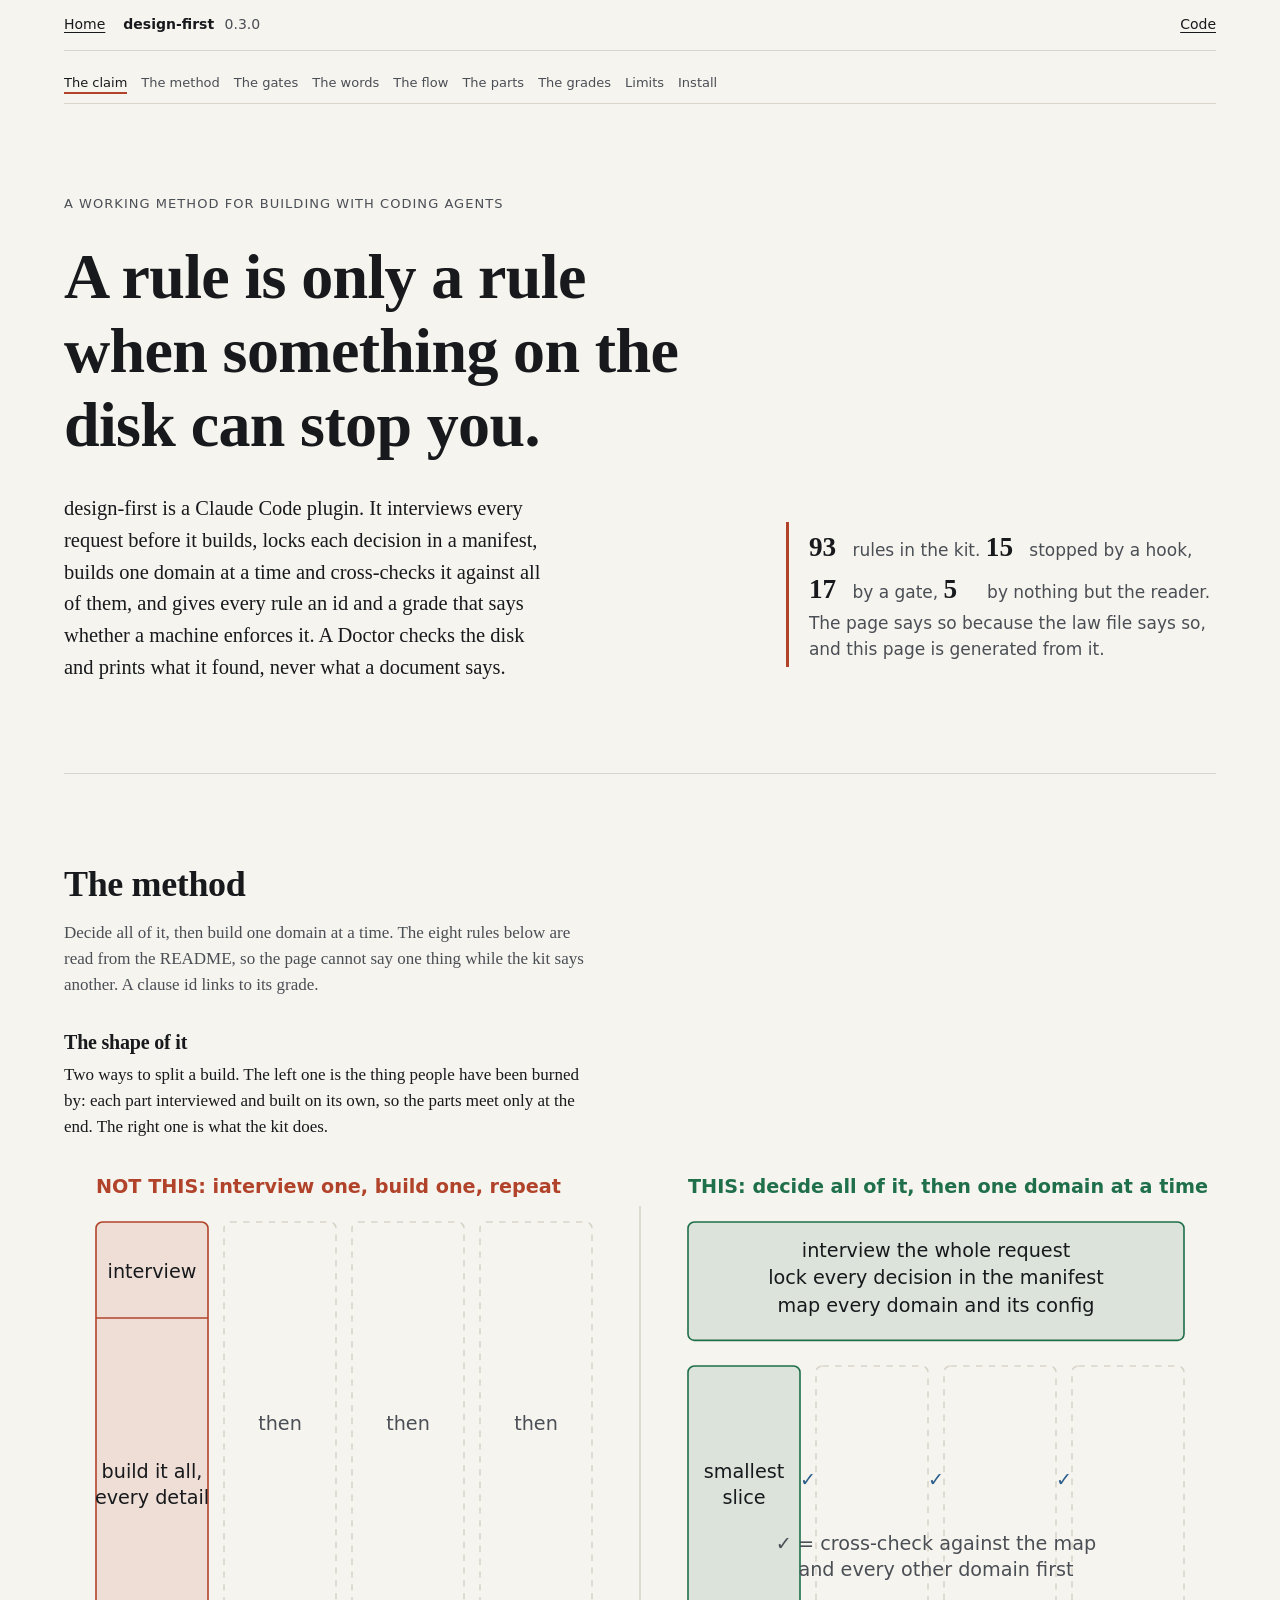
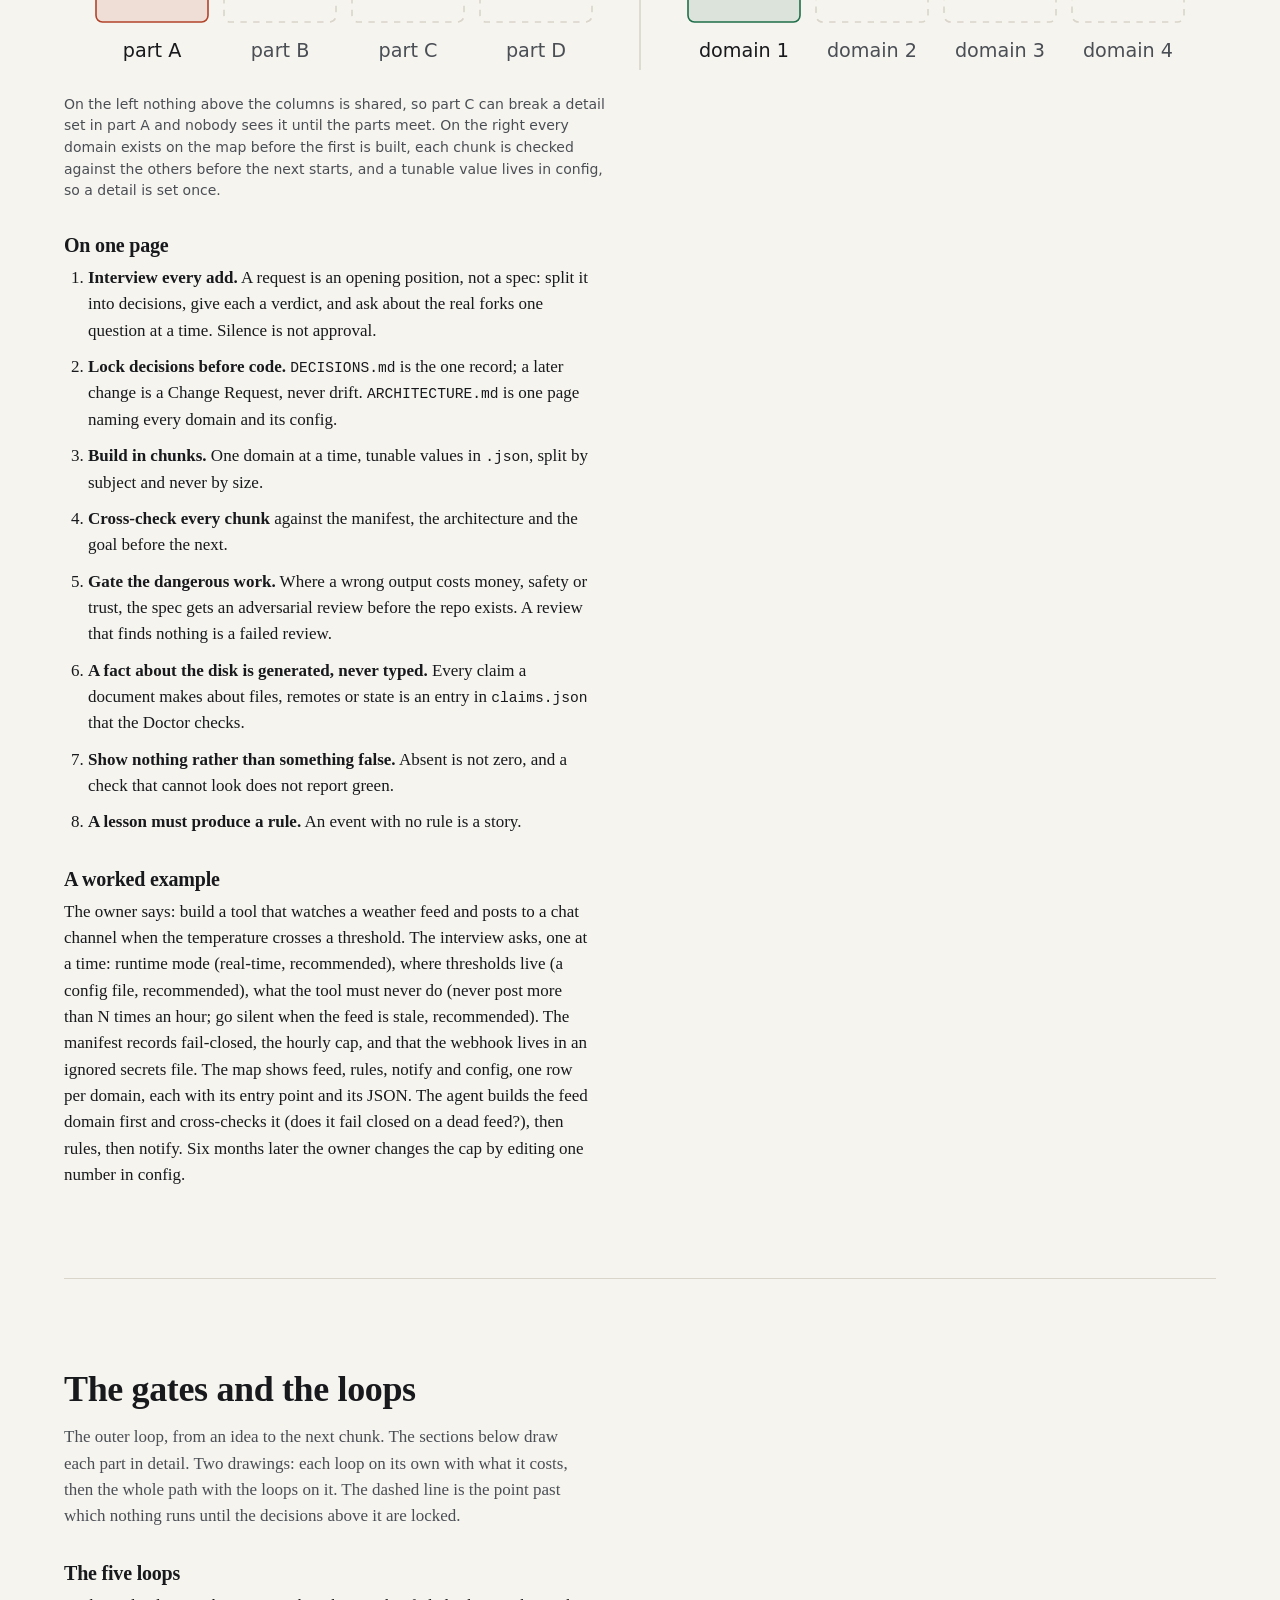
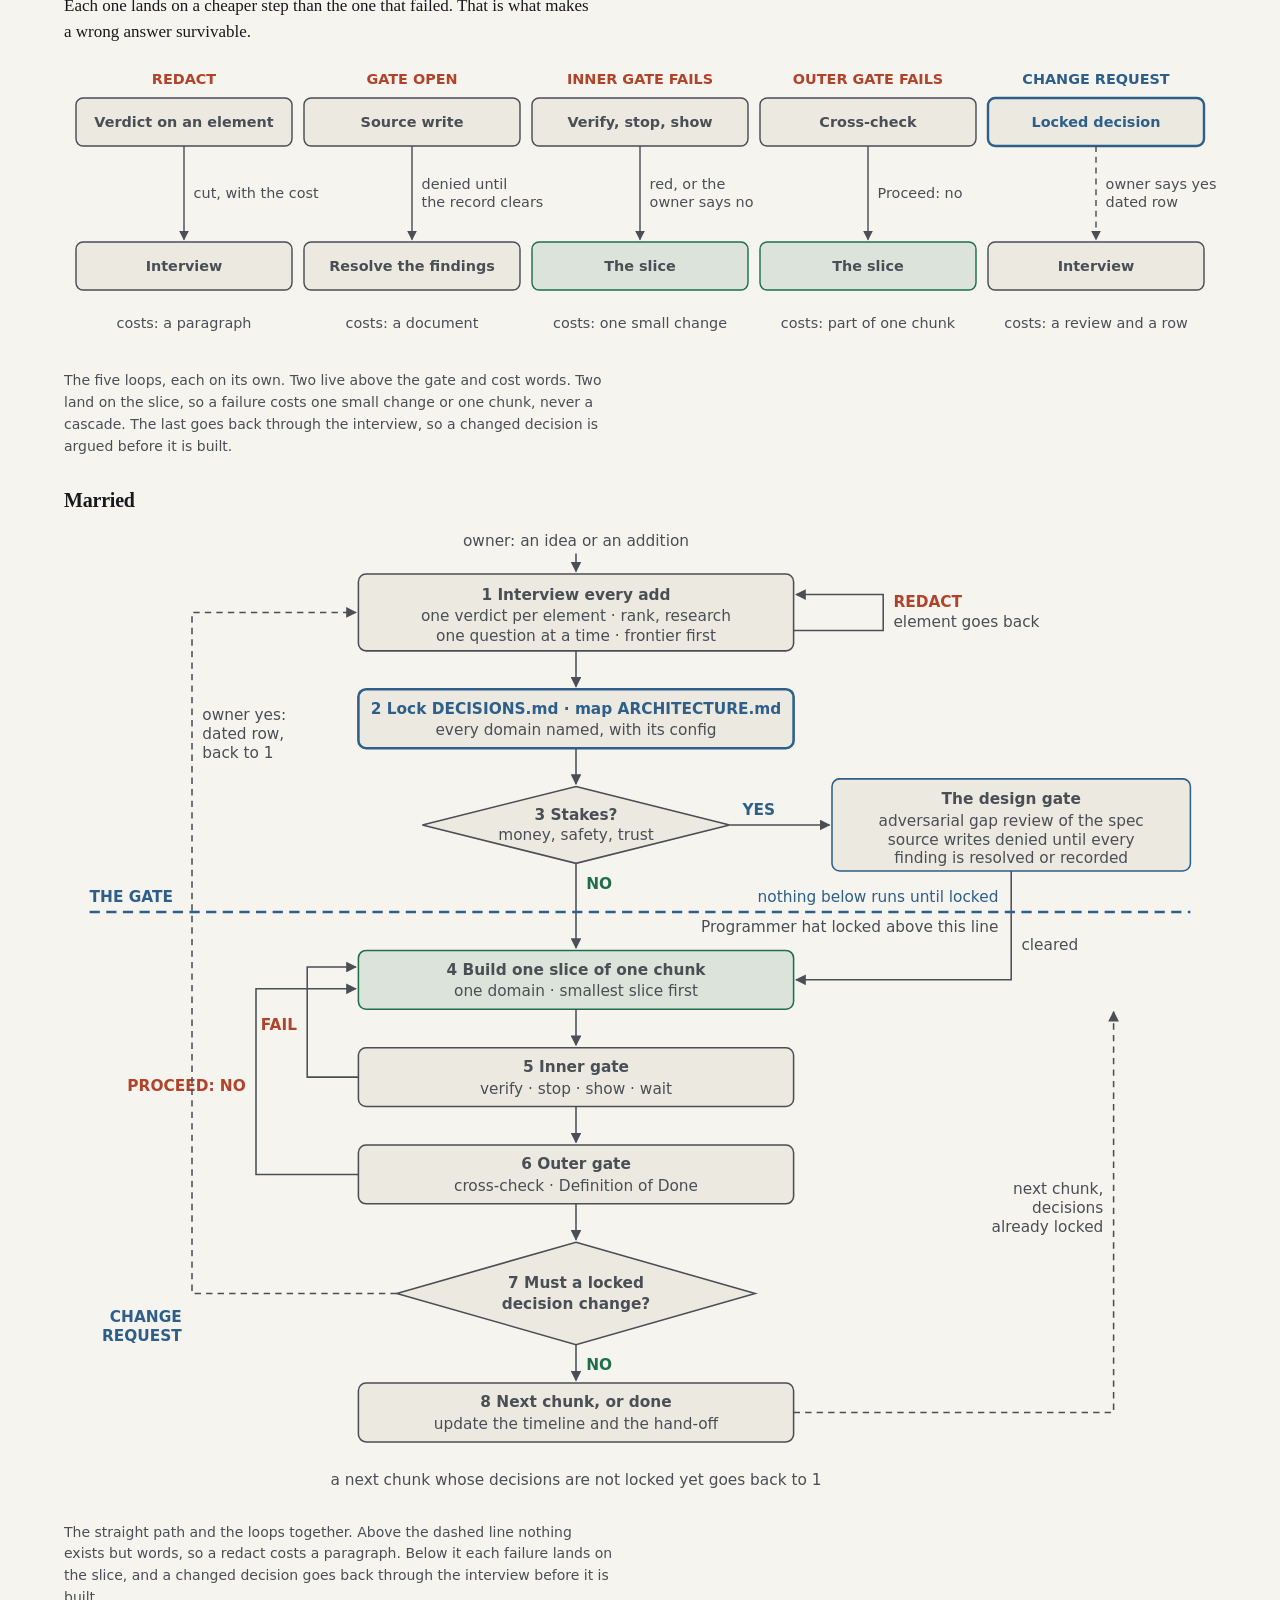
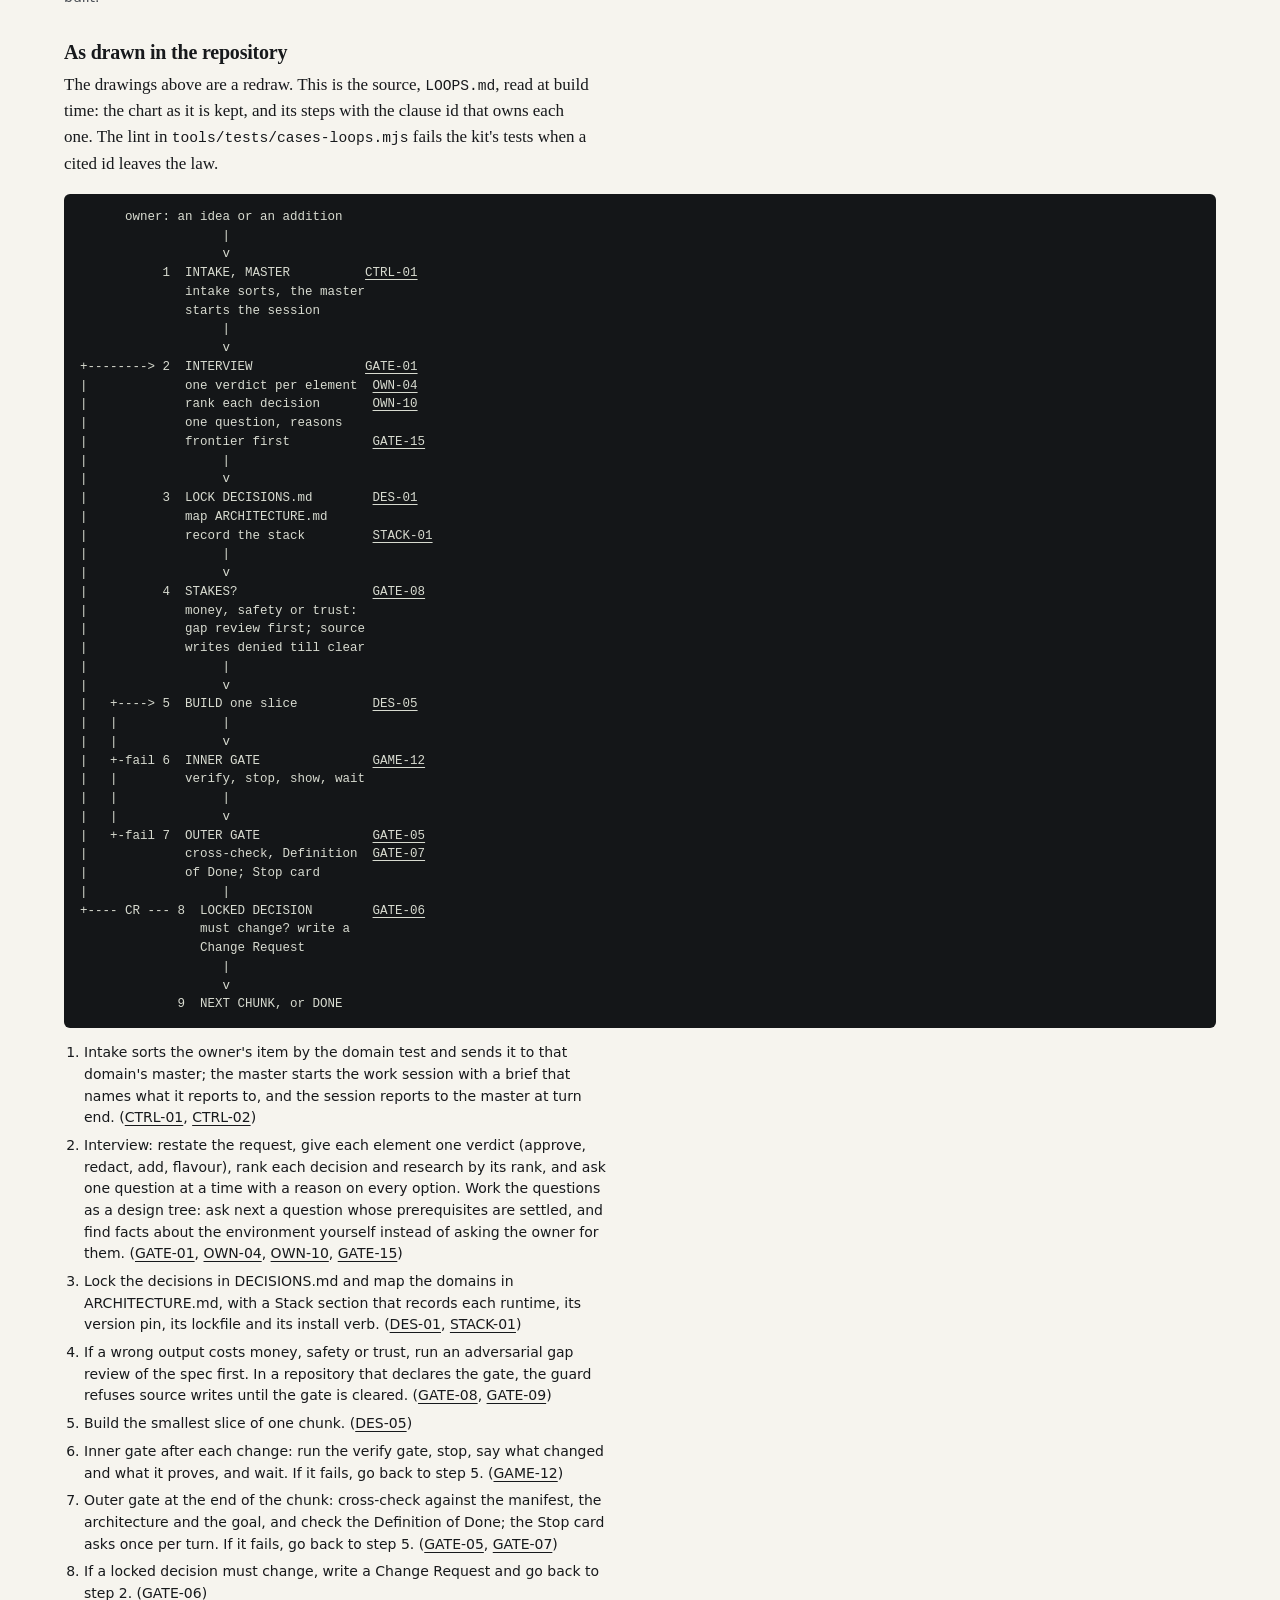
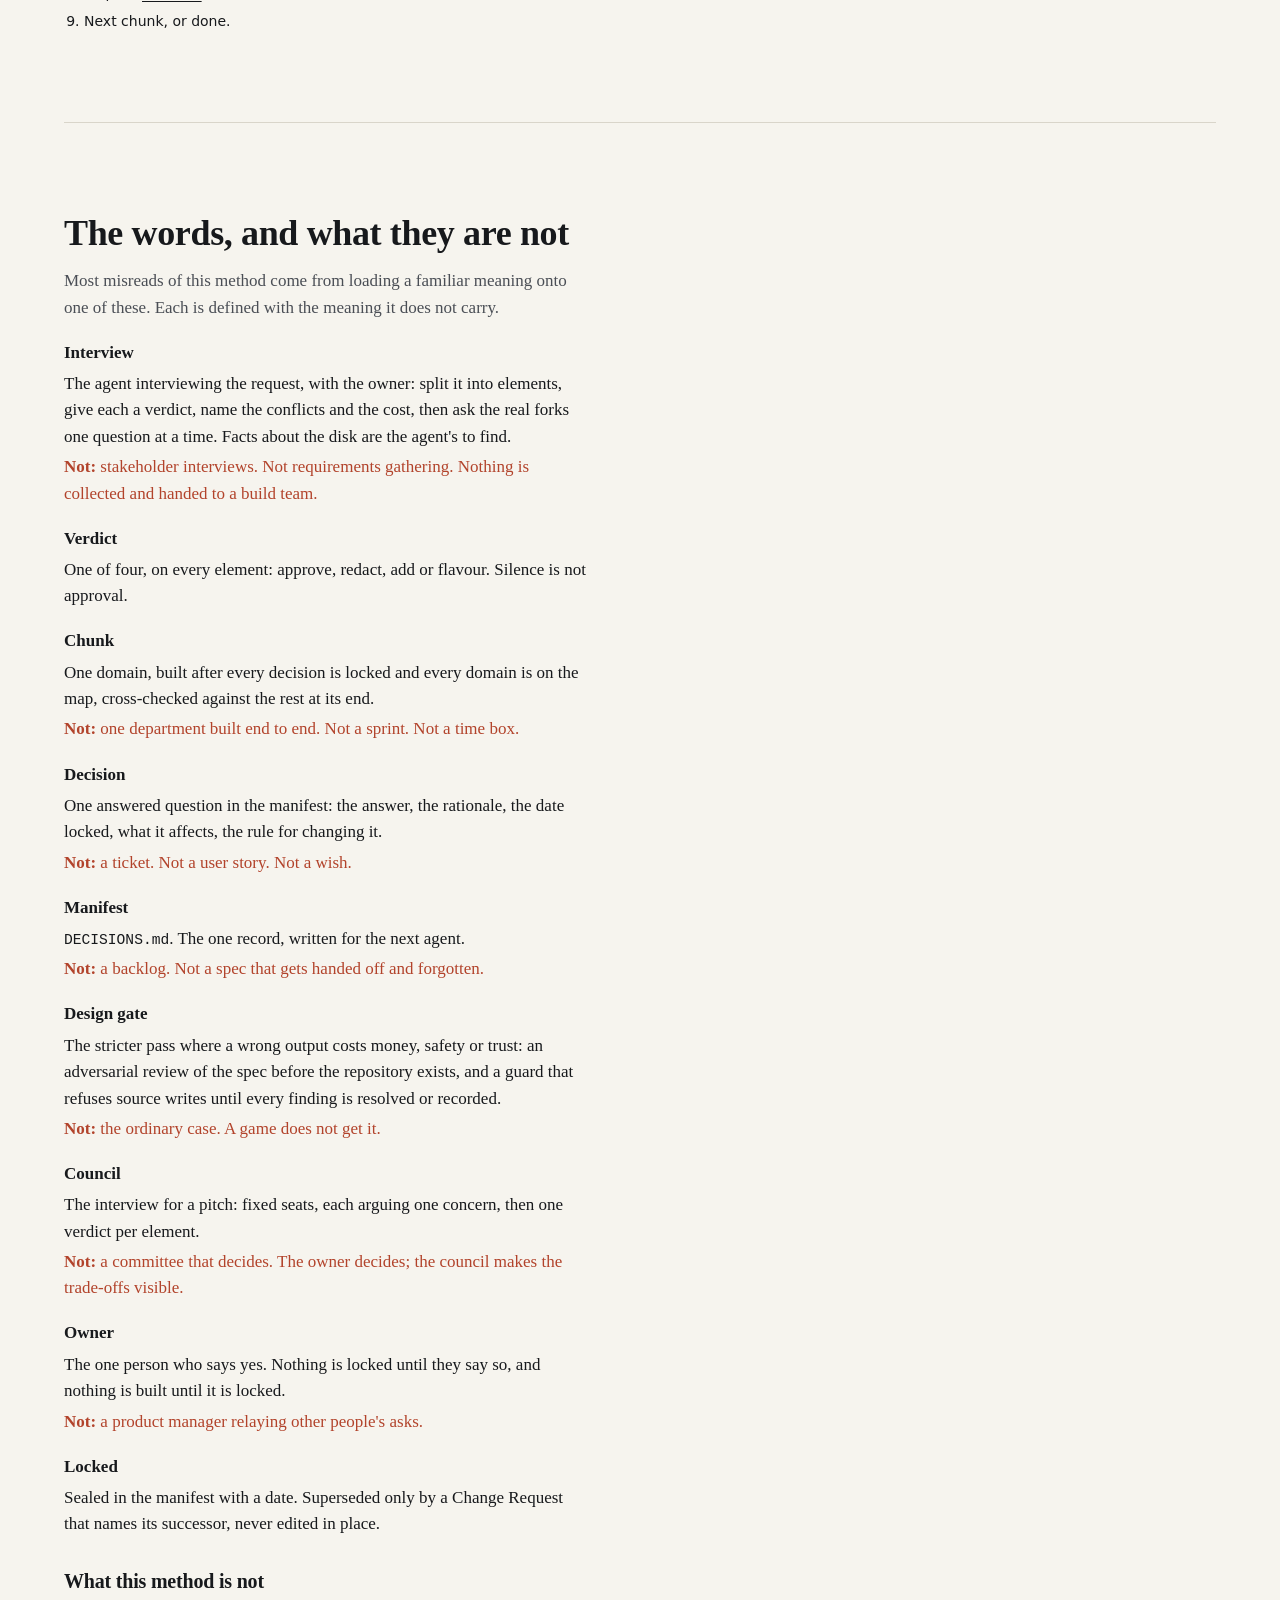
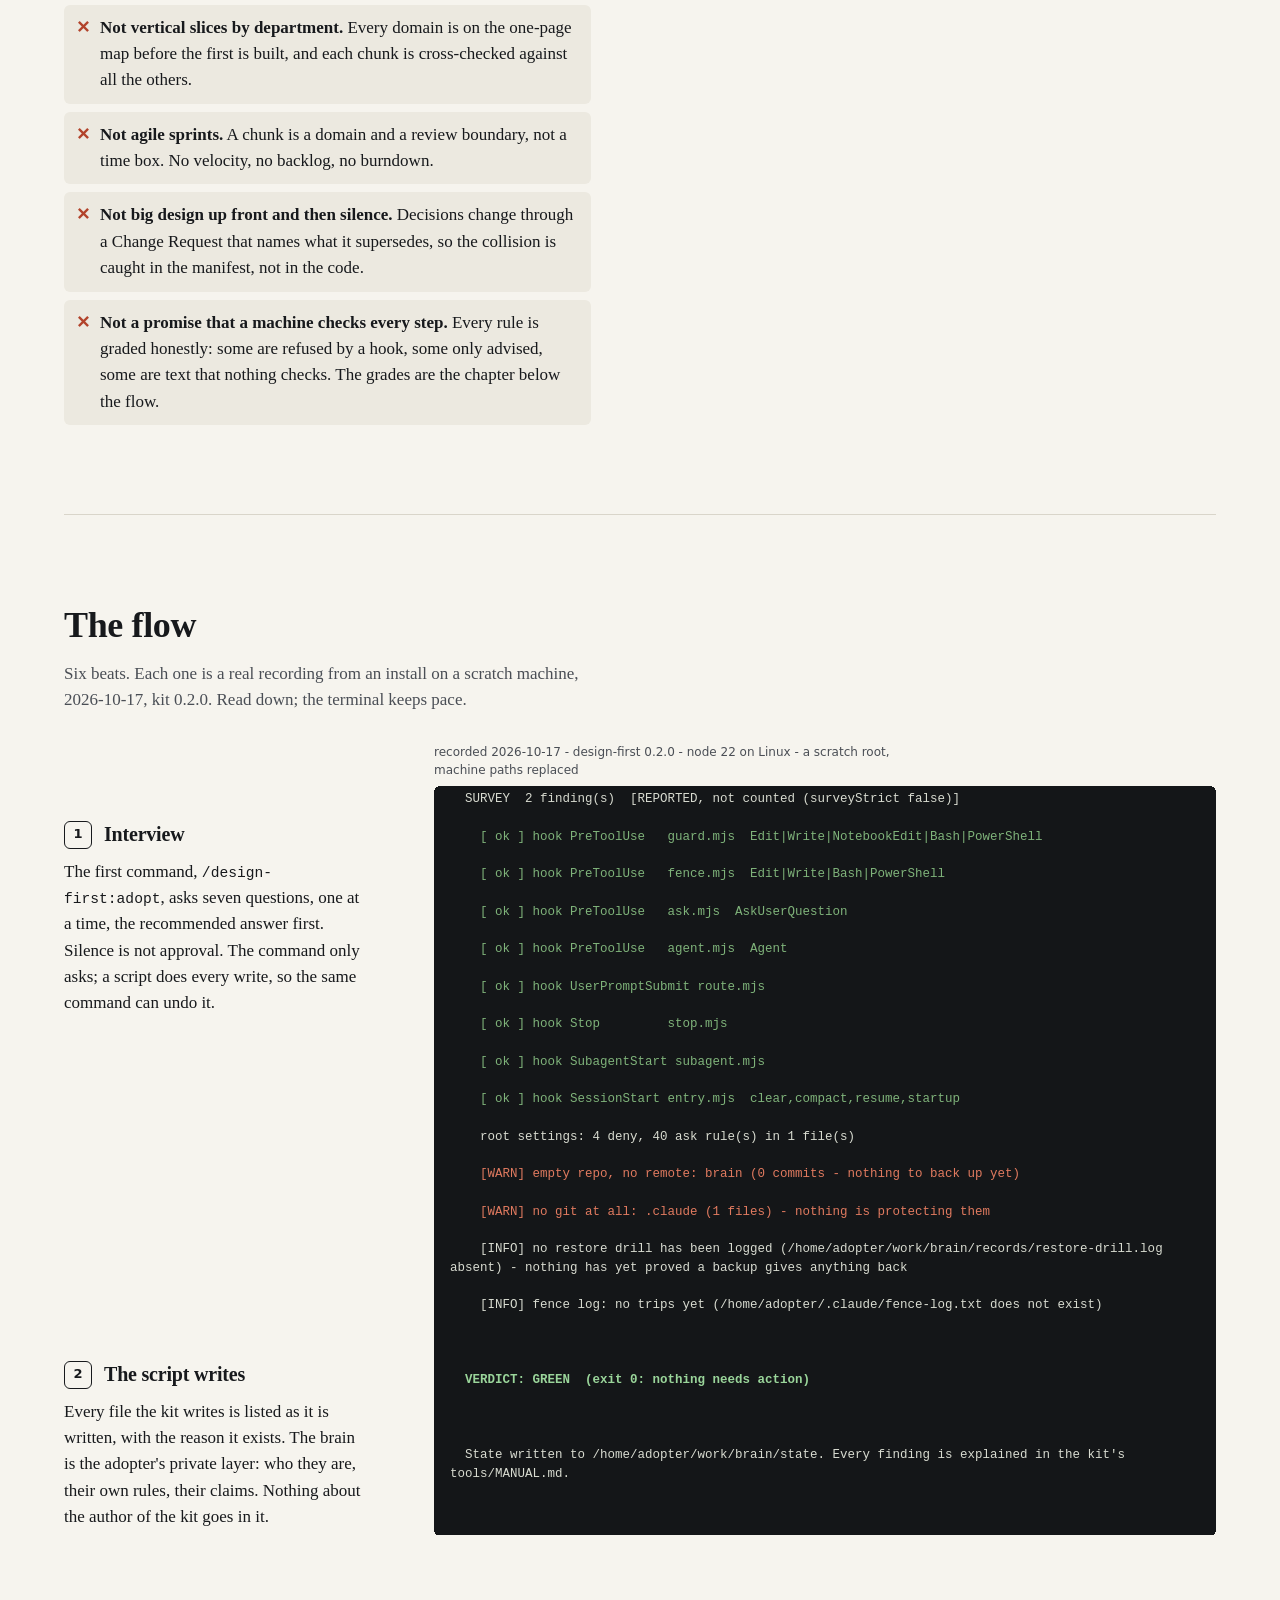
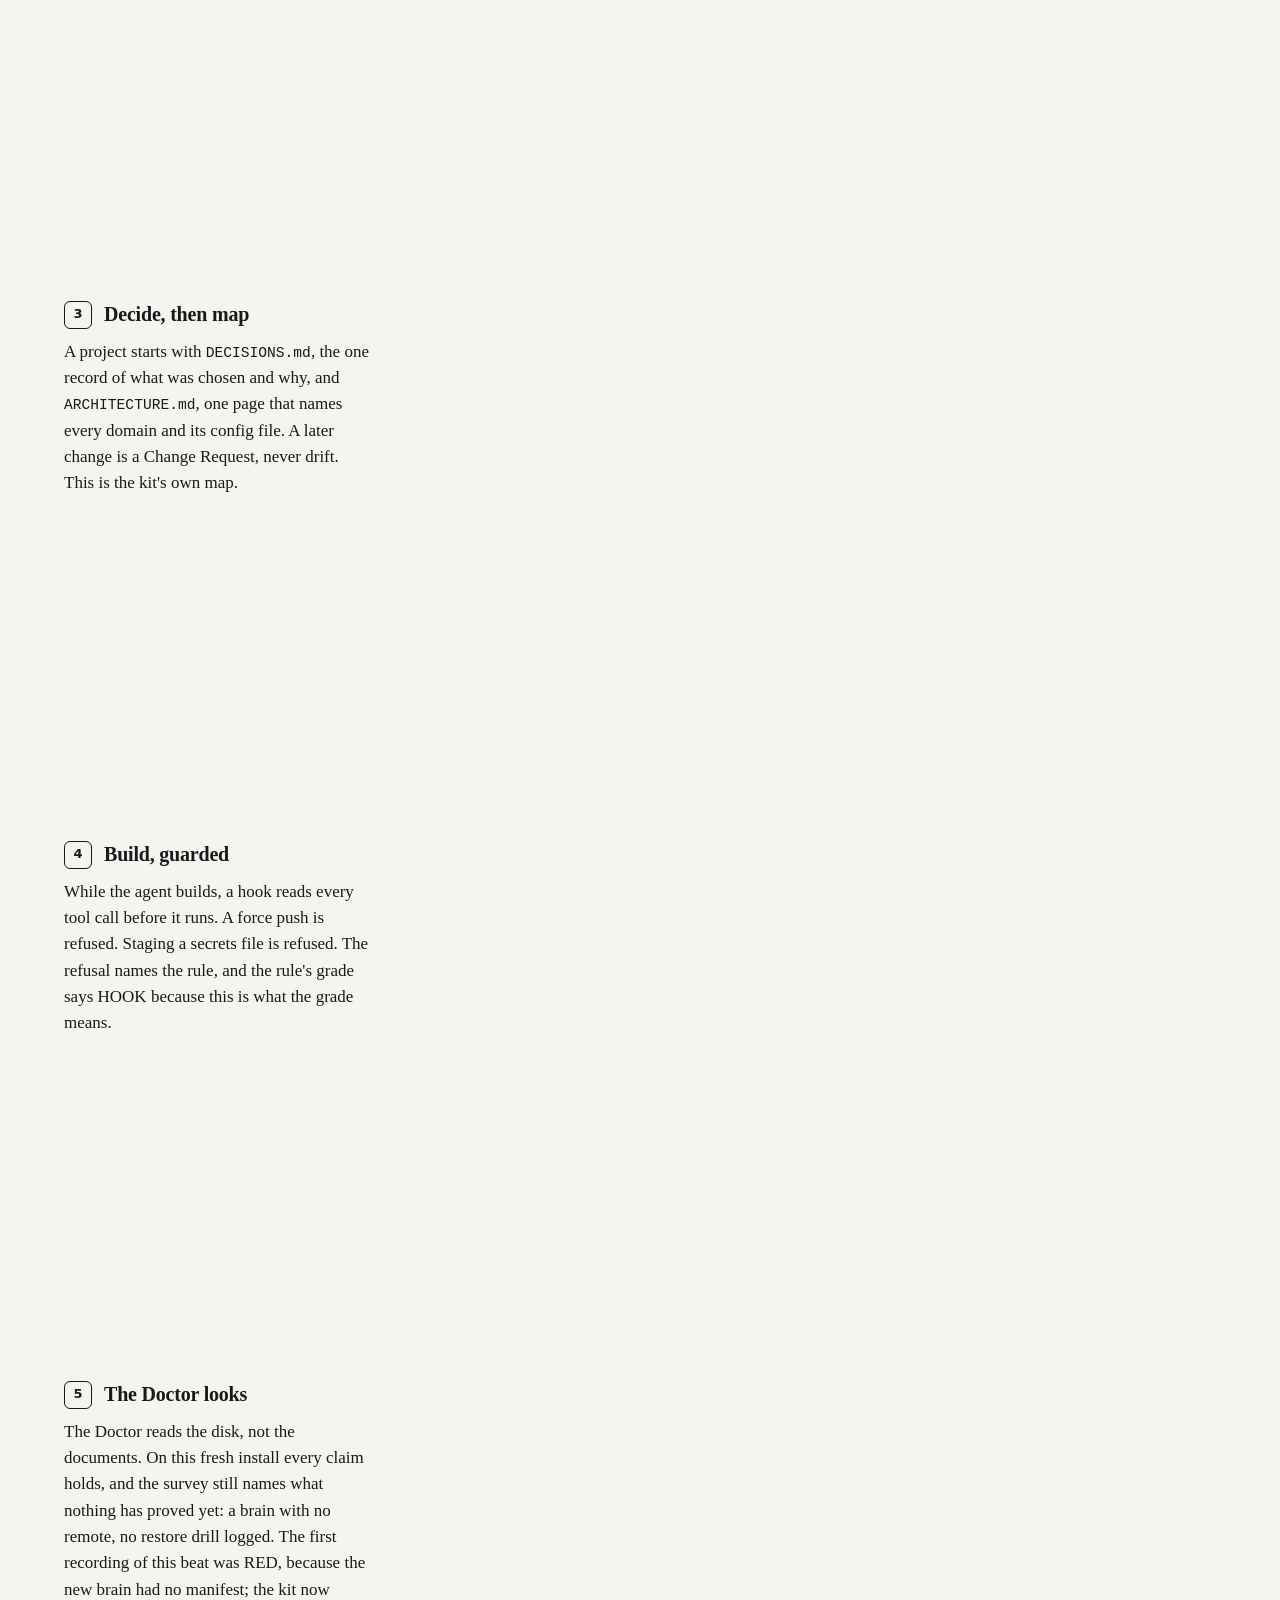
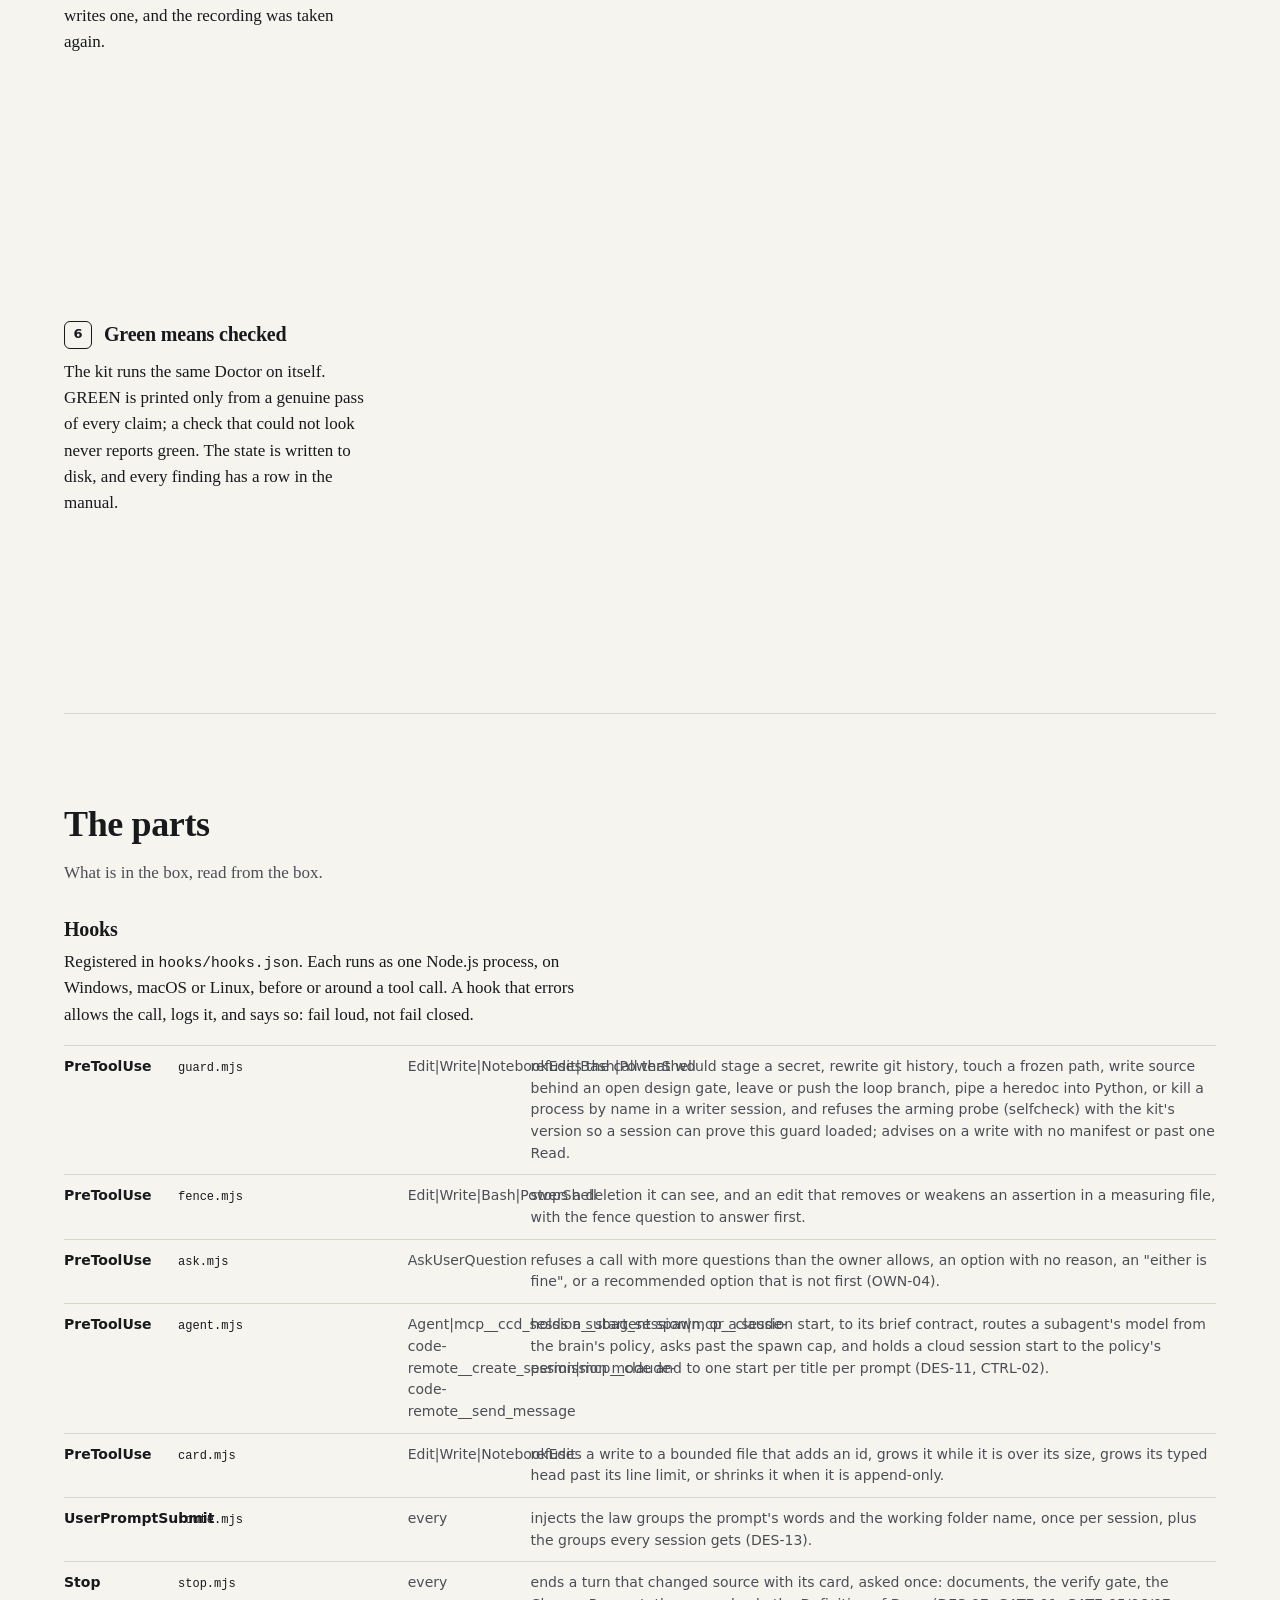
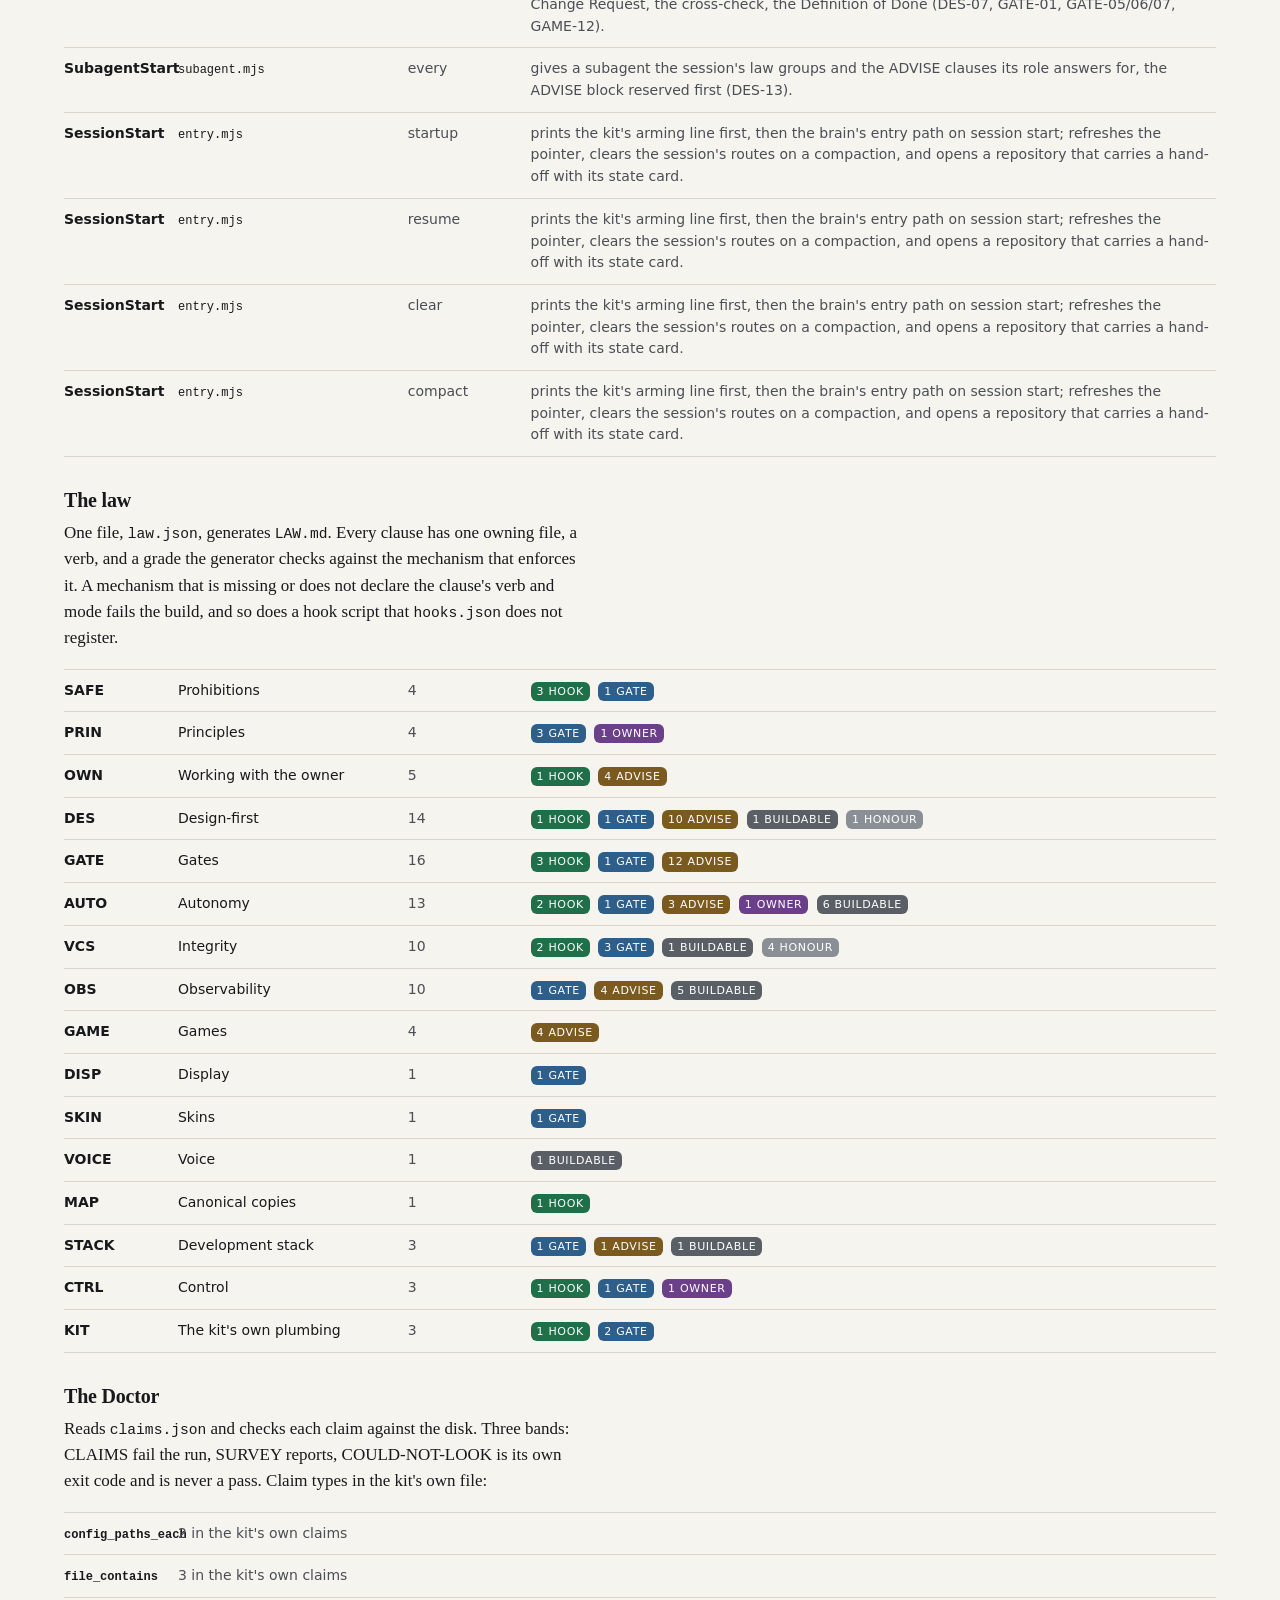
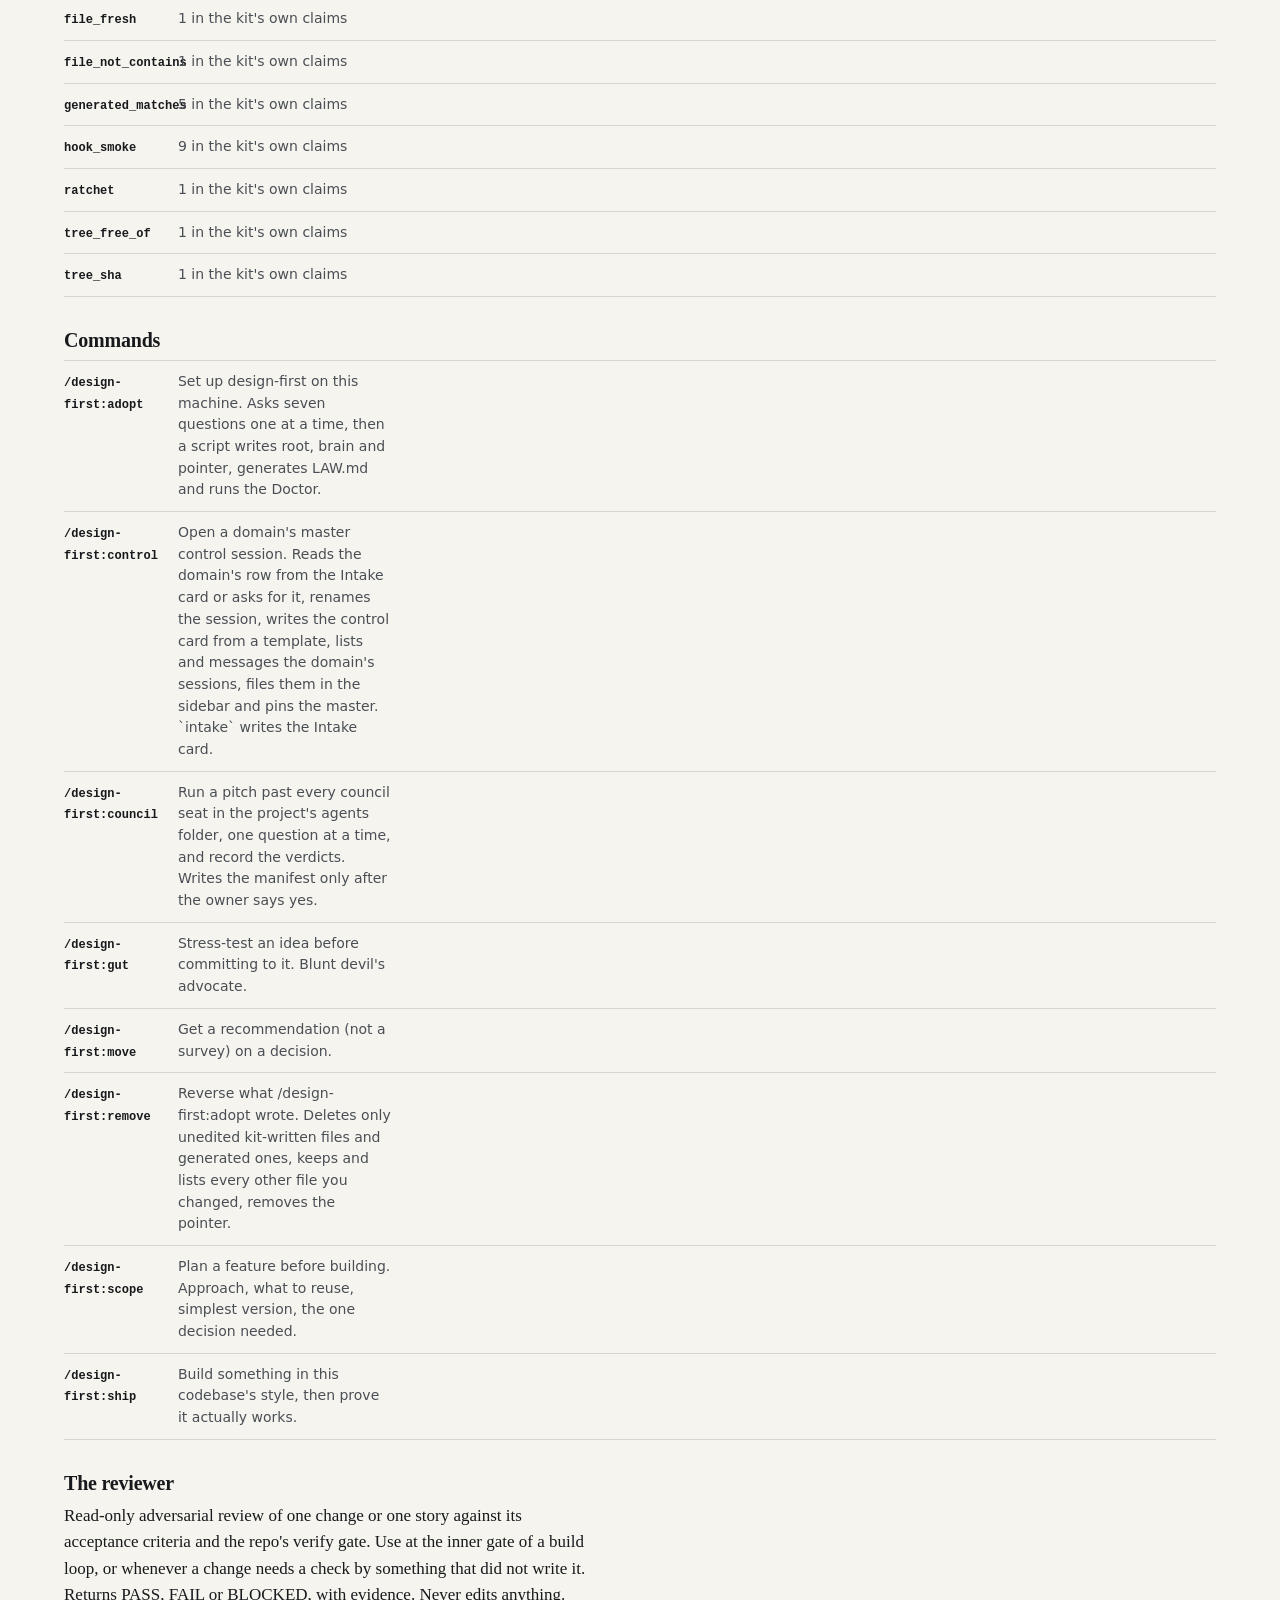
<file: docs/index.html>
<!doctype html>
<!-- GENERATED by docs/build.mjs from docs/src/template.html and the kit's own files. Do not edit by hand: change an input and rebuild (DECISIONS 3.3). -->
<html lang="en">
<head>
<meta charset="utf-8">
<meta name="viewport" content="width=device-width,initial-scale=1">
<title>design-first</title>
<meta name="description" content="A working method for building with coding agents, packaged as a Claude Code plugin. Interview every add, lock decisions in a manifest, build one domain at a time and cross-check it against all of it. Every rule has an id and an honest enforcement grade; a Doctor checks the disk instead of trusting prose.">
<link rel="icon" href="data:,">
<link rel="stylesheet" href="page.css">
</head>
<body>
<a class="skip" href="#main">Skip to the page</a>

<header class="top" data-chrome="identity_navigation">
  <a class="home" href="https://jordan-doerksen.github.io/">Home</a>
  <span class="title"><b>design-first</b> <span class="ver">0.3.0</span></span>
  <a class="repo" href="https://github.com/Jordan-Doerksen/design-first">Code</a>
</header>

<nav class="rail" data-chrome="orientation_progress" aria-label="Chapters">
  <ol>
    <li><a href="#promise">The claim</a></li>
    <li><a href="#method">The method</a></li>
    <li><a href="#gates">The gates</a></li>
    <li><a href="#words">The words</a></li>
    <li><a href="#flow">The flow</a></li>
    <li><a href="#parts">The parts</a></li>
    <li><a href="#grades">The grades</a></li>
    <li><a href="#limits">Limits</a></li>
    <li><a href="#install">Install</a></li>
  </ol>
</nav>

<main id="main">

<section class="chapter promise" id="promise">
  <p class="kicker">A working method for building with coding agents</p>
  <h1>A rule is only a rule when something on the disk can stop you.</h1>
  <p class="lede">design-first is a Claude Code plugin. It interviews every request before it builds, locks each decision in a manifest, builds one domain at a time and cross-checks it against all of them, and gives every rule an id and a grade that says whether a machine enforces it. A Doctor checks the disk and prints what it found, never what a document says.</p>
  <p class="figs"><b>93</b> rules in the kit. <b>15</b> stopped by a hook, <b>17</b> by a gate, <b>5</b> by nothing but the reader. The page says so because the law file says so, and this page is generated from it.</p>
</section>

<section class="chapter method" id="method">
  <h2>The method</h2>
  <p class="intro">Decide all of it, then build one domain at a time. The eight rules below are read from the README, so the page cannot say one thing while the kit says another. A clause id links to its grade.</p>

  <h3>The shape of it</h3>
  <p>Two ways to split a build. The left one is the thing people have been burned by: each part interviewed and built on its own, so the parts meet only at the end. The right one is what the kit does.</p>
  <figure class="fig">
    <svg viewBox="0 0 720 330" role="img" aria-label="Left, marked not this: four department columns, each interviewed then built end to end, one after another, with no shared design above them. Right, marked this: one band across the top where the whole request is interviewed, the manifest locked and every domain mapped with its config; below it four domain columns, the first built as a slice, with a cross-check against the map before each next domain." xmlns="http://www.w3.org/2000/svg">
      <g font-family="var(--sans)" font-size="12">
        <text x="20" y="22" fill="var(--fig-no)" font-weight="700">NOT THIS: interview one, build one, repeat</text>
        <rect x="20" y="40" width="70" height="250" rx="4" fill="var(--fig-no)" fill-opacity=".12" stroke="var(--fig-no)"/>
        <rect x="100" y="40" width="70" height="250" rx="4" fill="none" stroke="var(--rule)" stroke-dasharray="4 4"/>
        <rect x="180" y="40" width="70" height="250" rx="4" fill="none" stroke="var(--rule)" stroke-dasharray="4 4"/>
        <rect x="260" y="40" width="70" height="250" rx="4" fill="none" stroke="var(--rule)" stroke-dasharray="4 4"/>
        <line x1="20" y1="100" x2="90" y2="100" stroke="var(--fig-no)"/>
        <text x="55" y="75" text-anchor="middle" fill="var(--ink)">interview</text>
        <text x="55" y="200" text-anchor="middle" fill="var(--ink)">build it all,</text>
        <text x="55" y="216" text-anchor="middle" fill="var(--ink)">every detail</text>
        <text x="135" y="170" text-anchor="middle" fill="var(--ink-2)">then</text>
        <text x="215" y="170" text-anchor="middle" fill="var(--ink-2)">then</text>
        <text x="295" y="170" text-anchor="middle" fill="var(--ink-2)">then</text>
        <text x="55" y="312" text-anchor="middle" fill="var(--ink)">part A</text>
        <text x="135" y="312" text-anchor="middle" fill="var(--ink-2)">part B</text>
        <text x="215" y="312" text-anchor="middle" fill="var(--ink-2)">part C</text>
        <text x="295" y="312" text-anchor="middle" fill="var(--ink-2)">part D</text>
        <line x1="360" y1="30" x2="360" y2="320" stroke="var(--rule)"/>
        <text x="390" y="22" fill="var(--fig-yes)" font-weight="700">THIS: decide all of it, then one domain at a time</text>
        <rect x="390" y="40" width="310" height="74" rx="4" fill="var(--fig-yes)" fill-opacity=".12" stroke="var(--fig-yes)"/>
        <text x="545" y="62" text-anchor="middle" fill="var(--ink)">interview the whole request</text>
        <text x="545" y="79" text-anchor="middle" fill="var(--ink)">lock every decision in the manifest</text>
        <text x="545" y="96" text-anchor="middle" fill="var(--ink)">map every domain and its config</text>
        <rect x="390" y="130" width="70" height="160" rx="4" fill="var(--fig-yes)" fill-opacity=".12" stroke="var(--fig-yes)"/>
        <rect x="470" y="130" width="70" height="160" rx="4" fill="none" stroke="var(--rule)" stroke-dasharray="4 4"/>
        <rect x="550" y="130" width="70" height="160" rx="4" fill="none" stroke="var(--rule)" stroke-dasharray="4 4"/>
        <rect x="630" y="130" width="70" height="160" rx="4" fill="none" stroke="var(--rule)" stroke-dasharray="4 4"/>
        <text x="425" y="200" text-anchor="middle" fill="var(--ink)">smallest</text>
        <text x="425" y="216" text-anchor="middle" fill="var(--ink)">slice</text>
        <text x="465" y="205" text-anchor="middle" fill="var(--fig-gate)" font-weight="700">✓</text>
        <text x="545" y="205" text-anchor="middle" fill="var(--fig-gate)" font-weight="700">✓</text>
        <text x="625" y="205" text-anchor="middle" fill="var(--fig-gate)" font-weight="700">✓</text>
        <text x="545" y="245" text-anchor="middle" fill="var(--ink-2)">✓ = cross-check against the map</text>
        <text x="545" y="261" text-anchor="middle" fill="var(--ink-2)">and every other domain first</text>
        <text x="425" y="312" text-anchor="middle" fill="var(--ink)">domain 1</text>
        <text x="505" y="312" text-anchor="middle" fill="var(--ink-2)">domain 2</text>
        <text x="585" y="312" text-anchor="middle" fill="var(--ink-2)">domain 3</text>
        <text x="665" y="312" text-anchor="middle" fill="var(--ink-2)">domain 4</text>
      </g>
    </svg>
    <figcaption>On the left nothing above the columns is shared, so part C can break a detail set in part A and nobody sees it until the parts meet. On the right every domain exists on the map before the first is built, each chunk is checked against the others before the next starts, and a tunable value lives in config, so a detail is set once.</figcaption>
  </figure>

  <h3>On one page</h3>
  <ol class="method-rules">
<li><b>Interview every add.</b> A request is an opening position, not a spec: split it into decisions, give each a verdict, and ask about the real forks one question at a time. Silence is not approval.</li>
<li><b>Lock decisions before code.</b> <code>DECISIONS.md</code> is the one record; a later change is a Change Request, never drift. <code>ARCHITECTURE.md</code> is one page naming every domain and its config.</li>
<li><b>Build in chunks.</b> One domain at a time, tunable values in <code>.json</code>, split by subject and never by size.</li>
<li><b>Cross-check every chunk</b> against the manifest, the architecture and the goal before the next.</li>
<li><b>Gate the dangerous work.</b> Where a wrong output costs money, safety or trust, the spec gets an adversarial review before the repo exists. A review that finds nothing is a failed review.</li>
<li><b>A fact about the disk is generated, never typed.</b> Every claim a document makes about files, remotes or state is an entry in <code>claims.json</code> that the Doctor checks.</li>
<li><b>Show nothing rather than something false.</b> Absent is not zero, and a check that cannot look does not report green.</li>
<li><b>A lesson must produce a rule.</b> An event with no rule is a story.</li>
  </ol>

  <h3>A worked example</h3>
  <p>The owner says: build a tool that watches a weather feed and posts to a chat channel when the temperature crosses a threshold. The interview asks, one at a time: runtime mode (real-time, recommended), where thresholds live (a config file, recommended), what the tool must never do (never post more than N times an hour; go silent when the feed is stale, recommended). The manifest records fail-closed, the hourly cap, and that the webhook lives in an ignored secrets file. The map shows feed, rules, notify and config, one row per domain, each with its entry point and its JSON. The agent builds the feed domain first and cross-checks it (does it fail closed on a dead feed?), then rules, then notify. Six months later the owner changes the cap by editing one number in config.</p>
</section>

<section class="chapter gates" id="gates">
  <h2>The gates and the loops</h2>
  <p class="intro">The outer loop, from an idea to the next chunk. The sections below draw each part in detail. Two drawings: each loop on its own with what it costs, then the whole path with the loops on it. The dashed line is the point past which nothing runs until the decisions above it are locked.</p>


  <h3>The five loops</h3>
  <p>Each one lands on a cheaper step than the one that failed. That is what makes a wrong answer survivable.</p>
  <figure class="fig">
    <svg viewBox="0 0 960 250" role="img" aria-label="Five small panels. Redact: a verdict sends an element back into the interview; costs a paragraph. Gate open: a source write is denied until the gate record clears; costs a document. Inner gate fails: back to the slice; costs one small change. Outer gate fails: back to the slice; costs part of one chunk. Change request: a locked decision goes back through the interview; costs a review and a dated row." xmlns="http://www.w3.org/2000/svg">
      <defs><marker id="ar2" viewBox="0 0 10 10" refX="9" refY="5" markerWidth="7" markerHeight="7" orient="auto-start-reverse"><path d="M0,0 L10,5 L0,10 z" fill="currentColor"/></marker></defs>
      <g font-family="var(--sans)" font-size="12" fill="currentColor" stroke="currentColor" stroke-width="1.2">
        <text x="100" y="18" text-anchor="middle" stroke="none" fill="var(--fig-no)" font-weight="700">REDACT</text>
        <rect x="10" y="30" width="180" height="40" rx="6" fill="var(--fig-box)"/>
        <text x="100" y="54" text-anchor="middle" stroke="none" font-weight="700">Verdict on an element</text>
        <line x1="100" y1="70" x2="100" y2="148" marker-end="url(#ar2)"/>
        <text x="108" y="113" stroke="none" fill="var(--ink-2)">cut, with the cost</text>
        <rect x="10" y="150" width="180" height="40" rx="6" fill="var(--fig-box)"/>
        <text x="100" y="174" text-anchor="middle" stroke="none" font-weight="700">Interview</text>
        <text x="100" y="222" text-anchor="middle" stroke="none" fill="var(--ink-2)">costs: a paragraph</text>
        <text x="290" y="18" text-anchor="middle" stroke="none" fill="var(--fig-no)" font-weight="700">GATE OPEN</text>
        <rect x="200" y="30" width="180" height="40" rx="6" fill="var(--fig-box)"/>
        <text x="290" y="54" text-anchor="middle" stroke="none" font-weight="700">Source write</text>
        <line x1="290" y1="70" x2="290" y2="148" marker-end="url(#ar2)"/>
        <text x="298" y="106" stroke="none" fill="var(--ink-2)">denied until</text>
        <text x="298" y="121" stroke="none" fill="var(--ink-2)">the record clears</text>
        <rect x="200" y="150" width="180" height="40" rx="6" fill="var(--fig-box)"/>
        <text x="290" y="174" text-anchor="middle" stroke="none" font-weight="700">Resolve the findings</text>
        <text x="290" y="222" text-anchor="middle" stroke="none" fill="var(--ink-2)">costs: a document</text>
        <text x="480" y="18" text-anchor="middle" stroke="none" fill="var(--fig-no)" font-weight="700">INNER GATE FAILS</text>
        <rect x="390" y="30" width="180" height="40" rx="6" fill="var(--fig-box)"/>
        <text x="480" y="54" text-anchor="middle" stroke="none" font-weight="700">Verify, stop, show</text>
        <line x1="480" y1="70" x2="480" y2="148" marker-end="url(#ar2)"/>
        <text x="488" y="106" stroke="none" fill="var(--ink-2)">red, or the</text>
        <text x="488" y="121" stroke="none" fill="var(--ink-2)">owner says no</text>
        <rect x="390" y="150" width="180" height="40" rx="6" fill="var(--fig-yes)" fill-opacity=".12" stroke="var(--fig-yes)"/>
        <text x="480" y="174" text-anchor="middle" stroke="none" font-weight="700">The slice</text>
        <text x="480" y="222" text-anchor="middle" stroke="none" fill="var(--ink-2)">costs: one small change</text>
        <text x="670" y="18" text-anchor="middle" stroke="none" fill="var(--fig-no)" font-weight="700">OUTER GATE FAILS</text>
        <rect x="580" y="30" width="180" height="40" rx="6" fill="var(--fig-box)"/>
        <text x="670" y="54" text-anchor="middle" stroke="none" font-weight="700">Cross-check</text>
        <line x1="670" y1="70" x2="670" y2="148" marker-end="url(#ar2)"/>
        <text x="678" y="113" stroke="none" fill="var(--ink-2)">Proceed: no</text>
        <rect x="580" y="150" width="180" height="40" rx="6" fill="var(--fig-yes)" fill-opacity=".12" stroke="var(--fig-yes)"/>
        <text x="670" y="174" text-anchor="middle" stroke="none" font-weight="700">The slice</text>
        <text x="670" y="222" text-anchor="middle" stroke="none" fill="var(--ink-2)">costs: part of one chunk</text>
        <text x="860" y="18" text-anchor="middle" stroke="none" fill="var(--fig-gate)" font-weight="700">CHANGE REQUEST</text>
        <rect x="770" y="30" width="180" height="40" rx="6" fill="var(--fig-box)" stroke="var(--fig-gate)" stroke-width="2"/>
        <text x="860" y="54" text-anchor="middle" stroke="none" font-weight="700" fill="var(--fig-gate)">Locked decision</text>
        <line x1="860" y1="70" x2="860" y2="148" stroke-dasharray="5 4" marker-end="url(#ar2)"/>
        <text x="868" y="106" stroke="none" fill="var(--ink-2)">owner says yes:</text>
        <text x="868" y="121" stroke="none" fill="var(--ink-2)">dated row</text>
        <rect x="770" y="150" width="180" height="40" rx="6" fill="var(--fig-box)"/>
        <text x="860" y="174" text-anchor="middle" stroke="none" font-weight="700">Interview</text>
        <text x="860" y="222" text-anchor="middle" stroke="none" fill="var(--ink-2)">costs: a review and a row</text>
      </g>
    </svg>
    <figcaption>The five loops, each on its own. Two live above the gate and cost words. Two land on the slice, so a failure costs one small change or one chunk, never a cascade. The last goes back through the interview, so a changed decision is argued before it is built.</figcaption>
  </figure>

  <h3>Married</h3>
  <figure class="fig">
    <svg viewBox="0 0 900 770" role="img" aria-label="The straight path with the loops drawn on. Redact loops from the interview back to itself. The stakes test branches right into the design gate, which denies source writes until its record clears and then joins the build. Below the gate line, inner gate and outer gate failures loop left back to the slice. A change request loops from step seven up the far left back into the interview. A next chunk whose decisions are already locked loops from step eight up the right back to the build." xmlns="http://www.w3.org/2000/svg">
      <defs><marker id="ar3" viewBox="0 0 10 10" refX="9" refY="5" markerWidth="7" markerHeight="7" orient="auto-start-reverse"><path d="M0,0 L10,5 L0,10 z" fill="currentColor"/></marker></defs>
      <g font-family="var(--sans)" font-size="12" fill="currentColor" stroke="currentColor" stroke-width="1.2">
        <text x="400" y="14" text-anchor="middle" stroke="none" fill="var(--ink-2)">owner: an idea or an addition</text>
        <line x1="400" y1="20" x2="400" y2="34" marker-end="url(#ar3)"/>
        <rect x="230" y="36" width="340" height="60" rx="6" fill="var(--fig-box)"/>
        <text x="400" y="56" text-anchor="middle" stroke="none" font-weight="700">1  Interview every add</text>
        <text x="400" y="73" text-anchor="middle" stroke="none" fill="var(--ink-2)">one verdict per element · rank, research</text>
        <text x="400" y="88" text-anchor="middle" stroke="none" fill="var(--ink-2)">one question at a time · frontier first</text>
        <polyline points="570,80 640,80 640,52 572,52" fill="none" marker-end="url(#ar3)"/>
        <text x="648" y="62" stroke="none" fill="var(--fig-no)" font-weight="700">REDACT</text>
        <text x="648" y="77" stroke="none" fill="var(--ink-2)">element goes back</text>
        <line x1="400" y1="96" x2="400" y2="124" marker-end="url(#ar3)"/>
        <rect x="230" y="126" width="340" height="46" rx="6" fill="var(--fig-box)" stroke="var(--fig-gate)" stroke-width="2"/>
        <text x="400" y="145" text-anchor="middle" stroke="none" font-weight="700" fill="var(--fig-gate)">2  Lock DECISIONS.md · map ARCHITECTURE.md</text>
        <text x="400" y="162" text-anchor="middle" stroke="none" fill="var(--ink-2)">every domain named, with its config</text>
        <line x1="400" y1="172" x2="400" y2="200" marker-end="url(#ar3)"/>
        <polygon points="400,202 520,232 400,262 280,232" fill="var(--fig-box)"/>
        <text x="400" y="228" text-anchor="middle" stroke="none" font-weight="700">3  Stakes?</text>
        <text x="400" y="244" text-anchor="middle" stroke="none" fill="var(--ink-2)">money, safety, trust</text>
        <line x1="520" y1="232" x2="598" y2="232" marker-end="url(#ar3)"/>
        <text x="530" y="224" stroke="none" fill="var(--fig-gate)" font-weight="700">YES</text>
        <rect x="600" y="196" width="280" height="72" rx="6" fill="var(--fig-box)" stroke="var(--fig-gate)"/>
        <text x="740" y="216" text-anchor="middle" stroke="none" font-weight="700">The design gate</text>
        <text x="740" y="233" text-anchor="middle" stroke="none" fill="var(--ink-2)">adversarial gap review of the spec</text>
        <text x="740" y="248" text-anchor="middle" stroke="none" fill="var(--ink-2)">source writes denied until every</text>
        <text x="740" y="262" text-anchor="middle" stroke="none" fill="var(--ink-2)">finding is resolved or recorded</text>
        <polyline points="740,268 740,353 572,353" fill="none" marker-end="url(#ar3)"/>
        <text x="748" y="330" stroke="none" fill="var(--ink-2)">cleared</text>
        <line x1="400" y1="262" x2="400" y2="328" marker-end="url(#ar3)"/>
        <text x="408" y="282" stroke="none" fill="var(--fig-yes)" font-weight="700">NO</text>
        <line x1="20" y1="300" x2="880" y2="300" stroke="var(--fig-gate)" stroke-width="2" stroke-dasharray="8 5"/>
        <text x="20" y="292" stroke="none" fill="var(--fig-gate)" font-weight="700">THE GATE</text>
        <text x="730" y="292" text-anchor="end" stroke="none" fill="var(--fig-gate)">nothing below runs until locked</text>
        <text x="730" y="316" text-anchor="end" stroke="none" fill="var(--ink-2)">Programmer hat locked above this line</text>
        <rect x="230" y="330" width="340" height="46" rx="6" fill="var(--fig-yes)" fill-opacity=".12" stroke="var(--fig-yes)"/>
        <text x="400" y="349" text-anchor="middle" stroke="none" font-weight="700">4  Build one slice of one chunk</text>
        <text x="400" y="366" text-anchor="middle" stroke="none" fill="var(--ink-2)">one domain · smallest slice first</text>
        <line x1="400" y1="376" x2="400" y2="404" marker-end="url(#ar3)"/>
        <rect x="230" y="406" width="340" height="46" rx="6" fill="var(--fig-box)"/>
        <text x="400" y="425" text-anchor="middle" stroke="none" font-weight="700">5  Inner gate</text>
        <text x="400" y="442" text-anchor="middle" stroke="none" fill="var(--ink-2)">verify · stop · show · wait</text>
        <polyline points="230,429 190,429 190,343 228,343" fill="none" marker-end="url(#ar3)"/>
        <text x="182" y="392" text-anchor="end" stroke="none" fill="var(--fig-no)" font-weight="700">FAIL</text>
        <line x1="400" y1="452" x2="400" y2="480" marker-end="url(#ar3)"/>
        <rect x="230" y="482" width="340" height="46" rx="6" fill="var(--fig-box)"/>
        <text x="400" y="501" text-anchor="middle" stroke="none" font-weight="700">6  Outer gate</text>
        <text x="400" y="518" text-anchor="middle" stroke="none" fill="var(--ink-2)">cross-check · Definition of Done</text>
        <polyline points="230,505 150,505 150,360 228,360" fill="none" marker-end="url(#ar3)"/>
        <text x="142" y="440" text-anchor="end" stroke="none" fill="var(--fig-no)" font-weight="700">PROCEED: NO</text>
        <line x1="400" y1="528" x2="400" y2="556" marker-end="url(#ar3)"/>
        <polygon points="400,558 540,598 400,638 260,598" fill="var(--fig-box)"/>
        <text x="400" y="594" text-anchor="middle" stroke="none" font-weight="700">7  Must a locked</text>
        <text x="400" y="610" text-anchor="middle" stroke="none" font-weight="700">decision change?</text>
        <polyline points="260,598 100,598 100,66 228,66" fill="none" stroke-dasharray="5 4" marker-end="url(#ar3)"/>
        <text x="92" y="620" text-anchor="end" stroke="none" fill="var(--fig-gate)" font-weight="700">CHANGE</text>
        <text x="92" y="635" text-anchor="end" stroke="none" fill="var(--fig-gate)" font-weight="700">REQUEST</text>
        <text x="108" y="150" stroke="none" fill="var(--ink-2)">owner yes:</text>
        <text x="108" y="165" stroke="none" fill="var(--ink-2)">dated row,</text>
        <text x="108" y="180" stroke="none" fill="var(--ink-2)">back to 1</text>
        <line x1="400" y1="638" x2="400" y2="666" marker-end="url(#ar3)"/>
        <text x="408" y="658" stroke="none" fill="var(--fig-yes)" font-weight="700">NO</text>
        <rect x="230" y="668" width="340" height="46" rx="6" fill="var(--fig-box)"/>
        <text x="400" y="687" text-anchor="middle" stroke="none" font-weight="700">8  Next chunk, or done</text>
        <text x="400" y="704" text-anchor="middle" stroke="none" fill="var(--ink-2)">update the timeline and the hand-off</text>
        <polyline points="570,691 820,691 820,378" fill="none" stroke-dasharray="5 4" marker-end="url(#ar3)"/>
        <text x="812" y="520" text-anchor="end" stroke="none" fill="var(--ink-2)">next chunk,</text>
        <text x="812" y="535" text-anchor="end" stroke="none" fill="var(--ink-2)">decisions</text>
        <text x="812" y="550" text-anchor="end" stroke="none" fill="var(--ink-2)">already locked</text>
        <text x="400" y="748" text-anchor="middle" stroke="none" fill="var(--ink-2)">a next chunk whose decisions are not locked yet goes back to 1</text>
      </g>
    </svg>
    <figcaption>The straight path and the loops together. Above the dashed line nothing exists but words, so a redact costs a paragraph. Below it each failure lands on the slice, and a changed decision goes back through the interview before it is built.</figcaption>
  </figure>

  <h3>As drawn in the repository</h3>
  <p>The drawings above are a redraw. This is the source, <code>LOOPS.md</code>, read at build time: the chart as it is kept, and its steps with the clause id that owns each one. The lint in <code>tools/tests/cases-loops.mjs</code> fails the kit's tests when a cited id leaves the law.</p>
  <pre class="mono chart">      owner: an idea or an addition
                   |
                   v
           1  INTAKE, MASTER          <a href="#CTRL-01">CTRL-01</a>
              intake sorts, the master
              starts the session
                   |
                   v
+--------&gt; 2  INTERVIEW               <a href="#GATE-01">GATE-01</a>
|             one verdict per element  <a href="#OWN-04">OWN-04</a>
|             rank each decision       <a href="#OWN-10">OWN-10</a>
|             one question, reasons
|             frontier first           <a href="#GATE-15">GATE-15</a>
|                  |
|                  v
|          3  LOCK DECISIONS.md        <a href="#DES-01">DES-01</a>
|             map ARCHITECTURE.md
|             record the stack         <a href="#STACK-01">STACK-01</a>
|                  |
|                  v
|          4  STAKES?                  <a href="#GATE-08">GATE-08</a>
|             money, safety or trust:
|             gap review first; source
|             writes denied till clear
|                  |
|                  v
|   +----&gt; 5  BUILD one slice          <a href="#DES-05">DES-05</a>
|   |              |
|   |              v
|   +-fail 6  INNER GATE               <a href="#GAME-12">GAME-12</a>
|   |         verify, stop, show, wait
|   |              |
|   |              v
|   +-fail 7  OUTER GATE               <a href="#GATE-05">GATE-05</a>
|             cross-check, Definition  <a href="#GATE-07">GATE-07</a>
|             of Done; Stop card
|                  |
+---- CR --- 8  LOCKED DECISION        <a href="#GATE-06">GATE-06</a>
                must change? write a
                Change Request
                   |
                   v
             9  NEXT CHUNK, or DONE</pre>
  <ol class="qs loop-steps">
<li>Intake sorts the owner&#39;s item by the domain test and sends it to that domain&#39;s master; the master starts the work session with a brief that names what it reports to, and the session reports to the master at turn end. (<a href="#CTRL-01">CTRL-01</a>, <a href="#CTRL-02">CTRL-02</a>)</li>
<li>Interview: restate the request, give each element one verdict (approve, redact, add, flavour), rank each decision and research by its rank, and ask one question at a time with a reason on every option. Work the questions as a design tree: ask next a question whose prerequisites are settled, and find facts about the environment yourself instead of asking the owner for them. (<a href="#GATE-01">GATE-01</a>, <a href="#OWN-04">OWN-04</a>, <a href="#OWN-10">OWN-10</a>, <a href="#GATE-15">GATE-15</a>)</li>
<li>Lock the decisions in DECISIONS.md and map the domains in ARCHITECTURE.md, with a Stack section that records each runtime, its version pin, its lockfile and its install verb. (<a href="#DES-01">DES-01</a>, <a href="#STACK-01">STACK-01</a>)</li>
<li>If a wrong output costs money, safety or trust, run an adversarial gap review of the spec first. In a repository that declares the gate, the guard refuses source writes until the gate is cleared. (<a href="#GATE-08">GATE-08</a>, <a href="#GATE-09">GATE-09</a>)</li>
<li>Build the smallest slice of one chunk. (<a href="#DES-05">DES-05</a>)</li>
<li>Inner gate after each change: run the verify gate, stop, say what changed and what it proves, and wait. If it fails, go back to step 5. (<a href="#GAME-12">GAME-12</a>)</li>
<li>Outer gate at the end of the chunk: cross-check against the manifest, the architecture and the goal, and check the Definition of Done; the Stop card asks once per turn. If it fails, go back to step 5. (<a href="#GATE-05">GATE-05</a>, <a href="#GATE-07">GATE-07</a>)</li>
<li>If a locked decision must change, write a Change Request and go back to step 2. (<a href="#GATE-06">GATE-06</a>)</li>
<li>Next chunk, or done.</li>
  </ol>
</section>

<section class="chapter words" id="words">
  <h2>The words, and what they are not</h2>
  <p class="intro">Most misreads of this method come from loading a familiar meaning onto one of these. Each is defined with the meaning it does not carry.</p>
  <dl class="gloss">
    <dt>Interview</dt>
    <dd>The agent interviewing the request, with the owner: split it into elements, give each a verdict, name the conflicts and the cost, then ask the real forks one question at a time. Facts about the disk are the agent's to find. <span class="not">stakeholder interviews. Not requirements gathering. Nothing is collected and handed to a build team.</span></dd>
    <dt>Verdict</dt>
    <dd>One of four, on every element: approve, redact, add or flavour. Silence is not approval.</dd>
    <dt>Chunk</dt>
    <dd>One domain, built after every decision is locked and every domain is on the map, cross-checked against the rest at its end. <span class="not">one department built end to end. Not a sprint. Not a time box.</span></dd>
    <dt>Decision</dt>
    <dd>One answered question in the manifest: the answer, the rationale, the date locked, what it affects, the rule for changing it. <span class="not">a ticket. Not a user story. Not a wish.</span></dd>
    <dt>Manifest</dt>
    <dd><code>DECISIONS.md</code>. The one record, written for the next agent. <span class="not">a backlog. Not a spec that gets handed off and forgotten.</span></dd>
    <dt>Design gate</dt>
    <dd>The stricter pass where a wrong output costs money, safety or trust: an adversarial review of the spec before the repository exists, and a guard that refuses source writes until every finding is resolved or recorded. <span class="not">the ordinary case. A game does not get it.</span></dd>
    <dt>Council</dt>
    <dd>The interview for a pitch: fixed seats, each arguing one concern, then one verdict per element. <span class="not">a committee that decides. The owner decides; the council makes the trade-offs visible.</span></dd>
    <dt>Owner</dt>
    <dd>The one person who says yes. Nothing is locked until they say so, and nothing is built until it is locked. <span class="not">a product manager relaying other people's asks.</span></dd>
    <dt>Locked</dt>
    <dd>Sealed in the manifest with a date. Superseded only by a Change Request that names its successor, never edited in place.</dd>
  </dl>

  <h3>What this method is not</h3>
  <ul class="nots">
    <li><b>Not vertical slices by department.</b> Every domain is on the one-page map before the first is built, and each chunk is cross-checked against all the others.</li>
    <li><b>Not agile sprints.</b> A chunk is a domain and a review boundary, not a time box. No velocity, no backlog, no burndown.</li>
    <li><b>Not big design up front and then silence.</b> Decisions change through a Change Request that names what it supersedes, so the collision is caught in the manifest, not in the code.</li>
    <li><b>Not a promise that a machine checks every step.</b> Every rule is graded honestly: some are refused by a hook, some only advised, some are text that nothing checks. The grades are the chapter below the flow.</li>
  </ul>
</section>

<section class="chapter flow" id="flow">
  <h2>The flow</h2>
  <p class="intro">Six beats. Each one is a real recording from an install on a scratch machine, 2026-10-17, kit 0.2.0. Read down; the terminal keeps pace.</p>

  <div class="scrolly">
    <div class="steps">
      <article class="step" data-scene="s1">
        <h3><span class="n">1</span>Interview</h3>
        <p>The first command, <code>/design-first:adopt</code>, asks seven questions, one at a time, the recommended answer first. Silence is not approval. The command only asks; a script does every write, so the same command can undo it.</p>
        <div class="scene" id="s1" data-kind="card">
          <p class="scene-h">commands/adopt.md asks</p>
          <ol class="qs">
<li><b>Root</b> Which folder do your sessions start under? Root holds the entry <code>CLAUDE.md</code> and <code>.claude/settings.json</code>.</li>
<li><b>Brain</b> Where should your brain live? It is your private folder for personal law, claims and state.</li>
<li><b>Owner name</b> What name should the guard use for you in its messages, and the brain&#39;s <code>me.md</code> carry as <code>owner.name</code>?</li>
<li><b>GitHub owner(s)</b> Which GitHub owner(s) do your repositories push to? A remote that matches none of them is reported as FOREIGN by the Doctor.</li>
<li><b>Brain as a git repo</b> Should the brain be a git repository?</li>
<li><b>Frozen paths</b> Any frozen paths: folders the guard must refuse to edit or delete, such as a reference copy you keep on purpose?</li>
<li><b>Settings scope</b> The kit&#39;s deny/ask permission rules go in a settings file under root. Commit them or keep them personal?</li>
          </ol>
        </div>
      </article>

      <article class="step" data-scene="s2">
        <h3><span class="n">2</span>The script writes</h3>
        <p>Every file the kit writes is listed as it is written, with the reason it exists. The brain is the adopter's private layer: who they are, their own rules, their claims. Nothing about the author of the kit goes in it.</p>
        <div class="scene" id="s2" data-kind="term">
          <p class="scene-h">recorded 2026-10-17 - design-first 0.2.0 - node 22 on Linux - a scratch root, machine paths replaced</p>
          <pre class="term" data-type><span class="ln"> </span>
<span class="ln">design-first adopt  [fresh mode]</span>
<span class="ln">  root        /home/adopter/work  (git work tree: no)</span>
<span class="ln">  brain       /home/adopter/work/brain  (git repo)</span>
<span class="ln">  owner       Adopter</span>
<span class="ln">  github      adopter</span>
<span class="ln">  frozen      (none)</span>
<span class="ln bad">  settings    /home/adopter/work/.claude/settings.json  (shared)</span>
<span class="ln">  kit         /home/adopter/design-first  (checkout)</span>
<span class="ln">  pointer     /home/adopter/.claude/design-first.json</span>
<span class="ln"> </span>
<span class="ln hd">files</span>
<span class="ln ok">  wrote    /home/adopter/work/CLAUDE.md  - entry point; prohibitions in full</span>
<span class="ln ok">  wrote    /home/adopter/work/.claude/settings.json  - kit deny/ask rules (SPEC 5.8)</span>
<span class="ln ok">  wrote    /home/adopter/work/brain/me.md  - who the owner is; owner.name feeds the guard</span>
<span class="ln ok">  wrote    /home/adopter/work/brain/voice.md  - how the owner&#39;s copy reads</span>
<span class="ln ok">  wrote    /home/adopter/work/brain/prohibitions.md  - the owner&#39;s own hard rules (overlay owning file)</span>
<span class="ln ok">  wrote    /home/adopter/work/brain/law.overlay.json  - overlay: empty clauses, empty overrides</span>
<span class="ln ok">  wrote    /home/adopter/work/brain/lessons.md  - lessons -&gt; clauses</span>
<span class="ln ok">  wrote    /home/adopter/work/brain/canonical.md  - one subject, one file</span>
<span class="ln ok">  wrote    /home/adopter/work/brain/DECISIONS.md  - the brain&#39;s own manifest (DES-01)</span>
<span class="ln ok">  wrote    /home/adopter/work/brain/ARCHITECTURE.md  - the brain&#39;s own map (DES-01)</span>
<span class="ln ok">  wrote    /home/adopter/work/brain/claims.json  - claims; BRAIN-POINTER-01</span>
<span class="ln ok">  wrote    /home/adopter/work/brain/doctor.config.json  - Doctor config; owners, frozen paths, snapshot pairs filled</span>
<span class="ln ok">  wrote    /home/adopter/work/brain/entry.json  - the entry path</span>
<span class="ln ok">  wrote    /home/adopter/work/brain/agent-policy.json  - subagent brief contract, model routes, spawn cap (DES-11)</span>
<span class="ln ok">  wrote    /home/adopter/work/brain/route-policy.json  - law routed per prompt: words per group, folders, subagent defaults (DES-13)</span>
<span class="ln ok">  wrote    /home/adopter/work/brain/Doctor.bat  - Windows shim; resolves the kit through the pointer</span>
<span class="ln ok">  wrote    /home/adopter/work/brain/doctor.sh  - Linux and macOS shim; resolves the kit through the pointer</span>
<span class="ln ok">  wrote    /home/adopter/work/brain/instructions/README.md  - owning files for overlay clauses</span>
<span class="ln ok">  wrote    /home/adopter/work/brain/.gitattributes  - the repo decides its bytes, not core.autocrlf</span>
<span class="ln ok">  wrote    /home/adopter/work/brain/.gitignore  - state/ is generated (installed.json, heartbeat, Doctor output)</span>
<span class="ln ok">  wrote    /home/adopter/work/brain/entry-point/CLAUDE.md.snapshot  - byte snapshot of /home/adopter/work/CLAUDE.md</span>
<span class="ln ok">  wrote    /home/adopter/work/brain/entry-point/settings.json.snapshot  - byte snapshot of /home/adopter/work/.claude/settings.json</span>
<span class="ln ok">  git      initialised /home/adopter/work/brain on branch main (nothing committed; the owner commits)</span>
<span class="ln ok">  wrote    /home/adopter/.claude/design-first.json  - pointer (schema 1, checkout)</span>
<span class="ln"> </span>
<span class="ln hd">law</span>
<span class="ln ok bad">  wrote    /home/adopter/work/brain/state/law-installed.json  - installed mechanisms the LAW.md grades read: 8 registered hook(s), root settings, pointer</span>
<span class="ln ok">  wrote    /home/adopter/work/brain/LAW.md  - generated from kit law.json + overlay + installed state</span>
<span class="ln ok">  wrote    /home/adopter/work/brain/state/installed.json  (23 record(s) merged by path)</span>
<span class="ln"> </span>
<span class="ln hd">doctor</span>
<span class="ln"> </span>
<span class="ln">    DOCTOR</span>
<span class="ln">    ------</span>
<span class="ln">    mode brain   root /home/adopter/work</span>
<span class="ln">    brain /home/adopter/work/brain</span>
<span class="ln">    kit /home/adopter/design-first</span>
<span class="ln">    1 repositories under root (0 archived, not counted)</span>
<span class="ln"> </span>
<span class="ln bad">    CLAIMS  7 pass  0 fail  0 could not look</span>
<span class="ln good">      every claim holds</span>
<span class="ln"> </span>
<span class="ln">    SURVEY  2 finding(s)  [REPORTED, not counted (surveyStrict false)]</span>
<span class="ln ok">      [ ok ] hook PreToolUse   guard.mjs  Edit|Write|NotebookEdit|Bash|PowerShell</span>
<span class="ln ok">      [ ok ] hook PreToolUse   fence.mjs  Edit|Write|Bash|PowerShell</span>
<span class="ln ok">      [ ok ] hook PreToolUse   ask.mjs  AskUserQuestion</span>
<span class="ln ok">      [ ok ] hook PreToolUse   agent.mjs  Agent</span>
<span class="ln ok">      [ ok ] hook UserPromptSubmit route.mjs  </span>
<span class="ln ok">      [ ok ] hook Stop         stop.mjs  </span>
<span class="ln ok">      [ ok ] hook SubagentStart subagent.mjs  </span>
<span class="ln ok">      [ ok ] hook SessionStart entry.mjs  clear,compact,resume,startup</span>
<span class="ln">      root settings: 4 deny, 40 ask rule(s) in 1 file(s)</span>
<span class="ln bad">      [WARN] empty repo, no remote: brain (0 commits - nothing to back up yet)</span>
<span class="ln bad">      [WARN] no git at all: .claude (1 files) - nothing is protecting them</span>
<span class="ln">      [INFO] no restore drill has been logged (/home/adopter/work/brain/records/restore-drill.log absent) - nothing has yet proved a backup gives anything back</span>
<span class="ln">      [INFO] fence log: no trips yet (/home/adopter/.claude/fence-log.txt does not exist)</span>
<span class="ln">      [INFO] ratchet RATCHET-HONOUR-01: baseline recorded, HONOUR = 5</span>
<span class="ln"> </span>
<span class="ln good">    VERDICT: GREEN  (exit 0: nothing needs action)</span>
<span class="ln"> </span>
<span class="ln">    State written to /home/adopter/work/brain/state. Every finding is explained in the kit&#39;s tools/MANUAL.md.</span>
<span class="ln"> </span>
<span class="ln"> </span>
<span class="ln hd">summary</span>
<span class="ln">  mode             fresh</span>
<span class="ln">  files written    23</span>
<span class="ln">  pointer          /home/adopter/.claude/design-first.json</span>
<span class="ln">  brain LAW.md     wrote</span>
<span class="ln good">  Doctor exit      0  GREEN - every claim holds; SURVEY findings above, if any, are reported and not counted</span>
<span class="ln"> </span>
<span class="ln">  next</span>
<span class="ln">    1. Start a new Claude Code session under /home/adopter/work; the entry path prints on turn one.</span>
<span class="ln">    2. Fill /home/adopter/work/brain/me.md and voice.md; regenerate LAW.md after any overlay edit.</span>
<span class="ln">    3. Commit the brain: git -C &quot;/home/adopter/work/brain&quot; add -A; git -C &quot;/home/adopter/work/brain&quot; commit -m &quot;adopt design-first&quot;</span>
<span class="ln"> </span></pre>
        </div>
      </article>

      <article class="step" data-scene="s3">
        <h3><span class="n">3</span>Decide, then map</h3>
        <p>A project starts with <code>DECISIONS.md</code>, the one record of what was chosen and why, and <code>ARCHITECTURE.md</code>, one page that names every domain and its config file. A later change is a Change Request, never drift. This is the kit's own map.</p>
        <div class="scene" id="s3" data-kind="card">
          <p class="scene-h">ARCHITECTURE.md, core flow</p>
          <pre class="mono">law.json (+ &lt;brain&gt;/law.overlay.json) --&gt; tools/law/build-law.mjs --&gt; LAW.md (kit) / &lt;brain&gt;/LAW.md
                                                    ^
claims.json ------------&gt; tools/doctor/doctor.mjs --+-- claims | skipped | survey | could-not-look --&gt; &lt;brain&gt;/state/
hooks/registry.json ----&gt; tools/settings.mjs -Plugin --&gt; hooks/hooks.json (the plugin form; KIT-REG-01 holds it to the registry)
                                             -Vendored --&gt; &lt;repo&gt;/.claude/settings.json (the hooks block, deep-merged into the repo&#39;s own; KIT-SETTINGS-01 holds the kit&#39;s own)
tools/vendor.json -------&gt; tools/vendor.mjs --&gt; &lt;repo&gt;/.claude/kit/ + VERSION (the sha over the copy; a tree_sha claim holds it)
hooks/hooks.json, or &lt;repo&gt;/.claude/settings.json --&gt; guard.mjs / fence.mjs / ask.mjs / agent.mjs / card.mjs --&gt; allow | deny | ask | rewrite | advise, + log
                           route.mjs / subagent.mjs --&gt; LAW.md rows by group, per session, into context
                           entry.mjs --&gt; the arming line, then entry path + state card (GAME-13, DES-14), into context
                           stop.mjs --&gt; the first stop of a source turn refused once, with the card (DES-07, GATE-01/05/06/07, GAME-12)
&lt;brain&gt;/doctor.config.json + policies + LAW.md --&gt; tools/extract.mjs --&gt; &lt;repo&gt;/.claude/kit/extract.json (values by class; the hooks read it where no pointer is)
commands/adopt.md -------&gt; tools/adopt.mjs --&gt; &lt;root&gt;/CLAUDE.md, &lt;root&gt;/.claude/settings*.json (rendered), &lt;root&gt;/.claude/kit/,
                                               &lt;brain&gt;/*, &lt;brain&gt;/.claude/kit/ and settings.json when the brain is separate, ~/.claude/design-first.json
commands/control.md -----&gt; tools/control.mjs --&gt; &lt;brain&gt;/control/&lt;DOMAIN&gt;-CONTROL.md, &lt;brain&gt;/control/INTAKE.md
the three suites + tools/tests/red-expected.json --&gt; tools/release.mjs --&gt; plugin.json bump, LAW.md, docs/, README.md, .claude/kit/</pre>
        </div>
      </article>

      <article class="step" data-scene="s4">
        <h3><span class="n">4</span>Build, guarded</h3>
        <p>While the agent builds, a hook reads every tool call before it runs. A force push is refused. Staging a secrets file is refused. The refusal names the rule, and the rule's grade says HOOK because this is what the grade means.</p>
        <div class="scene" id="s4" data-kind="term">
          <p class="scene-h">recorded 2026-10-17 - design-first 0.2.0 - hooks/guard.mjs fed two tool calls on a scratch root</p>
          <pre class="term" data-type><span class="ln">$ git push --force origin main</span>
<span class="ln">GUARD: deny</span>
<span class="ln">  BLOCKED - that command destroys git history: --force rewrites published history.</span>
<span class="ln"> </span>
<span class="ln">  Git&#39;s recovery order is reflog, fsck --lost-found, stash, bundle; these commands remove exactly what that order depends on, on every branch. If this rewrite is genuinely wanted, Adopter runs it by hand.</span>
<span class="ln"> </span>
<span class="ln">$ git add .env</span>
<span class="ln">GUARD: deny</span>
<span class="ln bad">  BLOCKED - this command stages a file that looks like a credential: .env</span>
<span class="ln"> </span>
<span class="ln bad">  Secrets live in a gitignored .env, always; a token is never committed. If this one has leaked, rotate it first and assume it is already public. If this file is a deliberate exception, Adopter registers it in secretExceptions in the brain&#39;s doctor.config.json before it is staged; an exception is recorded, never assumed.</span>
<span class="ln"> </span></pre>
        </div>
      </article>

      <article class="step" data-scene="s5">
        <h3><span class="n">5</span>The Doctor looks</h3>
        <p>The Doctor reads the disk, not the documents. On this fresh install every claim holds, and the survey still names what nothing has proved yet: a brain with no remote, no restore drill logged. The first recording of this beat was RED, because the new brain had no manifest; the kit now writes one, and the recording was taken again.</p>
        <div class="scene" id="s5" data-kind="term">
          <p class="scene-h">recorded 2026-10-17 - design-first 0.2.0 - node 22 on Linux - a scratch root, machine paths replaced</p>
          <pre class="term" data-type><span class="ln"> </span>
<span class="ln">  DOCTOR</span>
<span class="ln">  ------</span>
<span class="ln">  mode brain   root /home/adopter/work</span>
<span class="ln">  brain /home/adopter/work/brain</span>
<span class="ln">  kit /home/adopter/design-first</span>
<span class="ln">  1 repositories under root (0 archived, not counted)</span>
<span class="ln"> </span>
<span class="ln bad">  CLAIMS  7 pass  0 fail  0 could not look</span>
<span class="ln good">    every claim holds</span>
<span class="ln"> </span>
<span class="ln">  SURVEY  2 finding(s)  [REPORTED, not counted (surveyStrict false)]</span>
<span class="ln ok">    [ ok ] hook PreToolUse   guard.mjs  Edit|Write|NotebookEdit|Bash|PowerShell</span>
<span class="ln ok">    [ ok ] hook PreToolUse   fence.mjs  Edit|Write|Bash|PowerShell</span>
<span class="ln ok">    [ ok ] hook PreToolUse   ask.mjs  AskUserQuestion</span>
<span class="ln ok">    [ ok ] hook PreToolUse   agent.mjs  Agent</span>
<span class="ln ok">    [ ok ] hook UserPromptSubmit route.mjs  </span>
<span class="ln ok">    [ ok ] hook Stop         stop.mjs  </span>
<span class="ln ok">    [ ok ] hook SubagentStart subagent.mjs  </span>
<span class="ln ok">    [ ok ] hook SessionStart entry.mjs  clear,compact,resume,startup</span>
<span class="ln">    root settings: 4 deny, 40 ask rule(s) in 1 file(s)</span>
<span class="ln bad">    [WARN] empty repo, no remote: brain (0 commits - nothing to back up yet)</span>
<span class="ln bad">    [WARN] no git at all: .claude (1 files) - nothing is protecting them</span>
<span class="ln">    [INFO] no restore drill has been logged (/home/adopter/work/brain/records/restore-drill.log absent) - nothing has yet proved a backup gives anything back</span>
<span class="ln">    [INFO] fence log: no trips yet (/home/adopter/.claude/fence-log.txt does not exist)</span>
<span class="ln"> </span>
<span class="ln good">  VERDICT: GREEN  (exit 0: nothing needs action)</span>
<span class="ln"> </span>
<span class="ln">  State written to /home/adopter/work/brain/state. Every finding is explained in the kit&#39;s tools/MANUAL.md.</span>
<span class="ln"> </span></pre>
        </div>
      </article>

      <article class="step" data-scene="s6">
        <h3><span class="n">6</span>Green means checked</h3>
        <p>The kit runs the same Doctor on itself. GREEN is printed only from a genuine pass of every claim; a check that could not look never reports green. The state is written to disk, and every finding has a row in the manual.</p>
        <div class="scene" id="s6" data-kind="term">
          <p class="scene-h">recorded 2026-10-17 - design-first 0.2.0 - the kit checking itself (doctor.mjs -Kit)</p>
          <pre class="term" data-type><span class="ln">  DOCTOR</span>
<span class="ln">  ------</span>
<span class="ln">  mode kit   root /home/adopter/design-first</span>
<span class="ln">  brain (none)</span>
<span class="ln">  kit /home/adopter/design-first</span>
<span class="ln">  1 repositories under root (0 archived, not counted)</span>
<span class="ln bad">  CLAIMS  17 pass  0 fail  0 could not look</span>
<span class="ln good">    every claim holds</span>
<span class="ln">  SURVEY  0 finding(s)  [REPORTED, not counted (surveyStrict false)]</span>
<span class="ln ok">    [ ok ] hook PreToolUse   guard.mjs  Edit|Write|NotebookEdit|Bash|PowerShell</span>
<span class="ln ok">    [ ok ] hook PreToolUse   fence.mjs  Edit|Write|Bash|PowerShell</span>
<span class="ln ok">    [ ok ] hook PreToolUse   ask.mjs  AskUserQuestion</span>
<span class="ln ok">    [ ok ] hook PreToolUse   agent.mjs  Agent</span>
<span class="ln ok">    [ ok ] hook UserPromptSubmit route.mjs  </span>
<span class="ln ok">    [ ok ] hook Stop         stop.mjs  </span>
<span class="ln ok">    [ ok ] hook SubagentStart subagent.mjs  </span>
<span class="ln ok">    [ ok ] hook SessionStart entry.mjs  clear,compact,resume,startup</span>
<span class="ln">    [INFO] fence log: no trips yet (/home/adopter/.claude/fence-log.txt does not exist)</span>
<span class="ln">    [INFO] ratchet KIT-RATCHET-01: baseline recorded, HONOUR = 5</span>
<span class="ln good">    nothing needs action</span>
<span class="ln good">  VERDICT: GREEN  (exit 0: nothing needs action)</span>
<span class="ln">  State written to /home/adopter/design-first/state. Every finding is explained in the kit&#39;s tools/MANUAL.md.</span>
<span class="ln"> </span></pre>
        </div>
      </article>
    </div>
    <div class="stage" aria-hidden="true"></div>
  </div>
</section>

<section class="chapter parts" id="parts">
  <h2>The parts</h2>
  <p class="intro">What is in the box, read from the box.</p>

  <h3>Hooks</h3>
  <p>Registered in <code>hooks/hooks.json</code>. Each runs as one Node.js process, on Windows, macOS or Linux, before or around a tool call. A hook that errors allows the call, logs it, and says so: fail loud, not fail closed.</p>
  <ul class="ix">
<li><span class="ix-id">PreToolUse</span><span class="ix-name"><code>guard.mjs</code></span><span class="ix-n">Edit|Write|NotebookEdit|Bash|PowerShell</span><span class="ix-grades">refuses the call that would stage a secret, rewrite git history, touch a frozen path, write source behind an open design gate, leave or push the loop branch, pipe a heredoc into Python, or kill a process by name in a writer session, and refuses the arming probe (selfcheck) with the kit&#39;s version so a session can prove this guard loaded; advises on a write with no manifest or past one Read.</span></li>
<li><span class="ix-id">PreToolUse</span><span class="ix-name"><code>fence.mjs</code></span><span class="ix-n">Edit|Write|Bash|PowerShell</span><span class="ix-grades">stops a deletion it can see, and an edit that removes or weakens an assertion in a measuring file, with the fence question to answer first.</span></li>
<li><span class="ix-id">PreToolUse</span><span class="ix-name"><code>ask.mjs</code></span><span class="ix-n">AskUserQuestion</span><span class="ix-grades">refuses a call with more questions than the owner allows, an option with no reason, an &quot;either is fine&quot;, or a recommended option that is not first (OWN-04).</span></li>
<li><span class="ix-id">PreToolUse</span><span class="ix-name"><code>agent.mjs</code></span><span class="ix-n">Agent|mcp__ccd_session__start_session|mcp__claude-code-remote__create_session|mcp__claude-code-remote__send_message</span><span class="ix-grades">holds a subagent spawn, or a session start, to its brief contract, routes a subagent&#39;s model from the brain&#39;s policy, asks past the spawn cap, and holds a cloud session start to the policy&#39;s permission mode and to one start per title per prompt (DES-11, CTRL-02).</span></li>
<li><span class="ix-id">PreToolUse</span><span class="ix-name"><code>card.mjs</code></span><span class="ix-n">Edit|Write|NotebookEdit</span><span class="ix-grades">refuses a write to a bounded file that adds an id, grows it while it is over its size, grows its typed head past its line limit, or shrinks it when it is append-only.</span></li>
<li><span class="ix-id">UserPromptSubmit</span><span class="ix-name"><code>route.mjs</code></span><span class="ix-n">every</span><span class="ix-grades">injects the law groups the prompt&#39;s words and the working folder name, once per session, plus the groups every session gets (DES-13).</span></li>
<li><span class="ix-id">Stop</span><span class="ix-name"><code>stop.mjs</code></span><span class="ix-n">every</span><span class="ix-grades">ends a turn that changed source with its card, asked once: documents, the verify gate, the Change Request, the cross-check, the Definition of Done (DES-07, GATE-01, GATE-05/06/07, GAME-12).</span></li>
<li><span class="ix-id">SubagentStart</span><span class="ix-name"><code>subagent.mjs</code></span><span class="ix-n">every</span><span class="ix-grades">gives a subagent the session&#39;s law groups and the ADVISE clauses its role answers for, the ADVISE block reserved first (DES-13).</span></li>
<li><span class="ix-id">SessionStart</span><span class="ix-name"><code>entry.mjs</code></span><span class="ix-n">startup</span><span class="ix-grades">prints the kit&#39;s arming line first, then the brain&#39;s entry path on session start; refreshes the pointer, clears the session&#39;s routes on a compaction, and opens a repository that carries a hand-off with its state card.</span></li>
<li><span class="ix-id">SessionStart</span><span class="ix-name"><code>entry.mjs</code></span><span class="ix-n">resume</span><span class="ix-grades">prints the kit&#39;s arming line first, then the brain&#39;s entry path on session start; refreshes the pointer, clears the session&#39;s routes on a compaction, and opens a repository that carries a hand-off with its state card.</span></li>
<li><span class="ix-id">SessionStart</span><span class="ix-name"><code>entry.mjs</code></span><span class="ix-n">clear</span><span class="ix-grades">prints the kit&#39;s arming line first, then the brain&#39;s entry path on session start; refreshes the pointer, clears the session&#39;s routes on a compaction, and opens a repository that carries a hand-off with its state card.</span></li>
<li><span class="ix-id">SessionStart</span><span class="ix-name"><code>entry.mjs</code></span><span class="ix-n">compact</span><span class="ix-grades">prints the kit&#39;s arming line first, then the brain&#39;s entry path on session start; refreshes the pointer, clears the session&#39;s routes on a compaction, and opens a repository that carries a hand-off with its state card.</span></li>
  </ul>

  <h3>The law</h3>
  <p>One file, <code>law.json</code>, generates <code>LAW.md</code>. Every clause has one owning file, a verb, and a grade the generator checks against the mechanism that enforces it. A mechanism that is missing or does not declare the clause's verb and mode fails the build, and so does a hook script that <code>hooks.json</code> does not register.</p>
  <ul class="ix">
<li><span class="ix-id">SAFE</span><span class="ix-name">Prohibitions</span><span class="ix-n">4</span><span class="ix-grades"><span class="g g-hook">3 HOOK</span> <span class="g g-gate">1 GATE</span></span></li>
<li><span class="ix-id">PRIN</span><span class="ix-name">Principles</span><span class="ix-n">4</span><span class="ix-grades"><span class="g g-gate">3 GATE</span> <span class="g g-owner">1 OWNER</span></span></li>
<li><span class="ix-id">OWN</span><span class="ix-name">Working with the owner</span><span class="ix-n">5</span><span class="ix-grades"><span class="g g-hook">1 HOOK</span> <span class="g g-advise">4 ADVISE</span></span></li>
<li><span class="ix-id">DES</span><span class="ix-name">Design-first</span><span class="ix-n">14</span><span class="ix-grades"><span class="g g-hook">1 HOOK</span> <span class="g g-gate">1 GATE</span> <span class="g g-advise">10 ADVISE</span> <span class="g g-buildable">1 BUILDABLE</span> <span class="g g-honour">1 HONOUR</span></span></li>
<li><span class="ix-id">GATE</span><span class="ix-name">Gates</span><span class="ix-n">16</span><span class="ix-grades"><span class="g g-hook">3 HOOK</span> <span class="g g-gate">1 GATE</span> <span class="g g-advise">12 ADVISE</span></span></li>
<li><span class="ix-id">AUTO</span><span class="ix-name">Autonomy</span><span class="ix-n">13</span><span class="ix-grades"><span class="g g-hook">2 HOOK</span> <span class="g g-gate">1 GATE</span> <span class="g g-advise">3 ADVISE</span> <span class="g g-owner">1 OWNER</span> <span class="g g-buildable">6 BUILDABLE</span></span></li>
<li><span class="ix-id">VCS</span><span class="ix-name">Integrity</span><span class="ix-n">10</span><span class="ix-grades"><span class="g g-hook">2 HOOK</span> <span class="g g-gate">3 GATE</span> <span class="g g-buildable">1 BUILDABLE</span> <span class="g g-honour">4 HONOUR</span></span></li>
<li><span class="ix-id">OBS</span><span class="ix-name">Observability</span><span class="ix-n">10</span><span class="ix-grades"><span class="g g-gate">1 GATE</span> <span class="g g-advise">4 ADVISE</span> <span class="g g-buildable">5 BUILDABLE</span></span></li>
<li><span class="ix-id">GAME</span><span class="ix-name">Games</span><span class="ix-n">4</span><span class="ix-grades"><span class="g g-advise">4 ADVISE</span></span></li>
<li><span class="ix-id">DISP</span><span class="ix-name">Display</span><span class="ix-n">1</span><span class="ix-grades"><span class="g g-gate">1 GATE</span></span></li>
<li><span class="ix-id">SKIN</span><span class="ix-name">Skins</span><span class="ix-n">1</span><span class="ix-grades"><span class="g g-gate">1 GATE</span></span></li>
<li><span class="ix-id">VOICE</span><span class="ix-name">Voice</span><span class="ix-n">1</span><span class="ix-grades"><span class="g g-buildable">1 BUILDABLE</span></span></li>
<li><span class="ix-id">MAP</span><span class="ix-name">Canonical copies</span><span class="ix-n">1</span><span class="ix-grades"><span class="g g-hook">1 HOOK</span></span></li>
<li><span class="ix-id">STACK</span><span class="ix-name">Development stack</span><span class="ix-n">3</span><span class="ix-grades"><span class="g g-gate">1 GATE</span> <span class="g g-advise">1 ADVISE</span> <span class="g g-buildable">1 BUILDABLE</span></span></li>
<li><span class="ix-id">CTRL</span><span class="ix-name">Control</span><span class="ix-n">3</span><span class="ix-grades"><span class="g g-hook">1 HOOK</span> <span class="g g-gate">1 GATE</span> <span class="g g-owner">1 OWNER</span></span></li>
<li><span class="ix-id">KIT</span><span class="ix-name">The kit&#39;s own plumbing</span><span class="ix-n">3</span><span class="ix-grades"><span class="g g-hook">1 HOOK</span> <span class="g g-gate">2 GATE</span></span></li>
  </ul>

  <h3>The Doctor</h3>
  <p>Reads <code>claims.json</code> and checks each claim against the disk. Three bands: CLAIMS fail the run, SURVEY reports, COULD-NOT-LOOK is its own exit code and is never a pass. Claim types in the kit's own file:</p>
  <ul class="ix">
<li><span class="ix-id"><code>config_paths_each</code></span><span class="ix-n">2 in the kit's own claims</span></li>
<li><span class="ix-id"><code>file_contains</code></span><span class="ix-n">3 in the kit's own claims</span></li>
<li><span class="ix-id"><code>file_fresh</code></span><span class="ix-n">1 in the kit's own claims</span></li>
<li><span class="ix-id"><code>file_not_contains</code></span><span class="ix-n">1 in the kit's own claims</span></li>
<li><span class="ix-id"><code>generated_matches</code></span><span class="ix-n">5 in the kit's own claims</span></li>
<li><span class="ix-id"><code>hook_smoke</code></span><span class="ix-n">9 in the kit's own claims</span></li>
<li><span class="ix-id"><code>ratchet</code></span><span class="ix-n">1 in the kit's own claims</span></li>
<li><span class="ix-id"><code>tree_free_of</code></span><span class="ix-n">1 in the kit's own claims</span></li>
<li><span class="ix-id"><code>tree_sha</code></span><span class="ix-n">1 in the kit's own claims</span></li>
  </ul>

  <h3>Commands</h3>
  <ul class="ix">
<li><span class="ix-id"><code>/design-first:adopt</code></span><span class="ix-grades">Set up design-first on this machine. Asks seven questions one at a time, then a script writes root, brain and pointer, generates LAW.md and runs the Doctor.</span></li>
<li><span class="ix-id"><code>/design-first:control</code></span><span class="ix-grades">Open a domain&#39;s master control session. Reads the domain&#39;s row from the Intake card or asks for it, renames the session, writes the control card from a template, lists and messages the domain&#39;s sessions, files them in the sidebar and pins the master. `intake` writes the Intake card.</span></li>
<li><span class="ix-id"><code>/design-first:council</code></span><span class="ix-grades">Run a pitch past every council seat in the project&#39;s agents folder, one question at a time, and record the verdicts. Writes the manifest only after the owner says yes.</span></li>
<li><span class="ix-id"><code>/design-first:gut</code></span><span class="ix-grades">Stress-test an idea before committing to it. Blunt devil&#39;s advocate.</span></li>
<li><span class="ix-id"><code>/design-first:move</code></span><span class="ix-grades">Get a recommendation (not a survey) on a decision.</span></li>
<li><span class="ix-id"><code>/design-first:remove</code></span><span class="ix-grades">Reverse what /design-first:adopt wrote. Deletes only unedited kit-written files and generated ones, keeps and lists every other file you changed, removes the pointer.</span></li>
<li><span class="ix-id"><code>/design-first:scope</code></span><span class="ix-grades">Plan a feature before building. Approach, what to reuse, simplest version, the one decision needed.</span></li>
<li><span class="ix-id"><code>/design-first:ship</code></span><span class="ix-grades">Build something in this codebase&#39;s style, then prove it actually works.</span></li>
  </ul>

  <h3>The reviewer</h3>
  <p>Read-only adversarial review of one change or one story against its acceptance criteria and the repo&#39;s verify gate. Use at the inner gate of a build loop, or whenever a change needs a check by something that did not write it. Returns PASS, FAIL or BLOCKED, with evidence. Never edits anything.</p>
</section>

<section class="chapter grades" id="grades">
  <h2>The grades</h2>
  <p class="intro">Pick a rule. The page shows what, if anything, stops you breaking it.</p>

  <div class="dial">
    <label for="dial-pick">Rule</label>
    <select id="dial-pick">
<option value="AUTO-01">AUTO-01 - ADVISE</option>
<option value="AUTO-02">AUTO-02 - BUILDABLE</option>
<option value="AUTO-03">AUTO-03 - ADVISE</option>
<option value="AUTO-04">AUTO-04 - HOOK</option>
<option value="AUTO-05">AUTO-05 - GATE</option>
<option value="AUTO-06">AUTO-06 - ADVISE</option>
<option value="AUTO-07">AUTO-07 - BUILDABLE</option>
<option value="AUTO-08">AUTO-08 - BUILDABLE</option>
<option value="AUTO-09">AUTO-09 - OWNER</option>
<option value="AUTO-10">AUTO-10 - BUILDABLE</option>
<option value="AUTO-11">AUTO-11 - HOOK</option>
<option value="AUTO-12">AUTO-12 - BUILDABLE</option>
<option value="AUTO-13">AUTO-13 - BUILDABLE</option>
<option value="CTRL-01">CTRL-01 - OWNER</option>
<option value="CTRL-02">CTRL-02 - HOOK</option>
<option value="CTRL-03">CTRL-03 - GATE</option>
<option value="DES-01">DES-01 - BUILDABLE</option>
<option value="DES-02">DES-02 - ADVISE</option>
<option value="DES-03">DES-03 - ADVISE</option>
<option value="DES-04">DES-04 - ADVISE</option>
<option value="DES-05">DES-05 - ADVISE</option>
<option value="DES-06">DES-06 - ADVISE</option>
<option value="DES-07">DES-07 - ADVISE</option>
<option value="DES-08">DES-08 - ADVISE</option>
<option value="DES-09">DES-09 - HONOUR</option>
<option value="DES-10">DES-10 - GATE</option>
<option value="DES-11">DES-11 - HOOK</option>
<option value="DES-12">DES-12 - ADVISE</option>
<option value="DES-13">DES-13 - ADVISE</option>
<option value="DES-14">DES-14 - ADVISE</option>
<option value="DISP-07">DISP-07 - GATE</option>
<option value="GAME-11">GAME-11 - ADVISE</option>
<option value="GAME-12">GAME-12 - ADVISE</option>
<option value="GAME-13">GAME-13 - ADVISE</option>
<option value="GAME-14">GAME-14 - ADVISE</option>
<option value="GATE-01">GATE-01 - ADVISE</option>
<option value="GATE-02">GATE-02 - ADVISE</option>
<option value="GATE-03">GATE-03 - GATE</option>
<option value="GATE-04">GATE-04 - ADVISE</option>
<option value="GATE-05">GATE-05 - ADVISE</option>
<option value="GATE-06">GATE-06 - ADVISE</option>
<option value="GATE-07">GATE-07 - ADVISE</option>
<option value="GATE-08">GATE-08 - HOOK</option>
<option value="GATE-09">GATE-09 - HOOK</option>
<option value="GATE-10">GATE-10 - ADVISE</option>
<option value="GATE-11">GATE-11 - HOOK</option>
<option value="GATE-12">GATE-12 - ADVISE</option>
<option value="GATE-13">GATE-13 - ADVISE</option>
<option value="GATE-14">GATE-14 - ADVISE</option>
<option value="GATE-15">GATE-15 - ADVISE</option>
<option value="GATE-16">GATE-16 - ADVISE</option>
<option value="KIT-01">KIT-01 - GATE</option>
<option value="KIT-02">KIT-02 - HOOK</option>
<option value="KIT-03">KIT-03 - GATE</option>
<option value="MAP-01">MAP-01 - HOOK</option>
<option value="OBS-01">OBS-01 - BUILDABLE</option>
<option value="OBS-02">OBS-02 - ADVISE</option>
<option value="OBS-03">OBS-03 - ADVISE</option>
<option value="OBS-04">OBS-04 - BUILDABLE</option>
<option value="OBS-05">OBS-05 - BUILDABLE</option>
<option value="OBS-06">OBS-06 - ADVISE</option>
<option value="OBS-07">OBS-07 - GATE</option>
<option value="OBS-08">OBS-08 - BUILDABLE</option>
<option value="OBS-09">OBS-09 - BUILDABLE</option>
<option value="OBS-10">OBS-10 - ADVISE</option>
<option value="OWN-04">OWN-04 - HOOK</option>
<option value="OWN-05">OWN-05 - ADVISE</option>
<option value="OWN-06">OWN-06 - ADVISE</option>
<option value="OWN-07">OWN-07 - ADVISE</option>
<option value="OWN-10">OWN-10 - ADVISE</option>
<option value="PRIN-01">PRIN-01 - OWNER</option>
<option value="PRIN-03">PRIN-03 - GATE</option>
<option value="PRIN-04">PRIN-04 - GATE</option>
<option value="PRIN-05">PRIN-05 - GATE</option>
<option value="SAFE-01">SAFE-01 - HOOK</option>
<option value="SAFE-04">SAFE-04 - GATE</option>
<option value="SAFE-06">SAFE-06 - HOOK</option>
<option value="SAFE-09">SAFE-09 - HOOK</option>
<option value="SKIN-07">SKIN-07 - GATE</option>
<option value="STACK-01">STACK-01 - GATE</option>
<option value="STACK-02">STACK-02 - BUILDABLE</option>
<option value="STACK-03">STACK-03 - ADVISE</option>
<option value="VCS-01">VCS-01 - HONOUR</option>
<option value="VCS-02">VCS-02 - HONOUR</option>
<option value="VCS-04">VCS-04 - HONOUR</option>
<option value="VCS-06">VCS-06 - GATE</option>
<option value="VCS-07">VCS-07 - HOOK</option>
<option value="VCS-12">VCS-12 - GATE</option>
<option value="VCS-14">VCS-14 - HOOK</option>
<option value="VCS-15">VCS-15 - GATE</option>
<option value="VCS-22">VCS-22 - HONOUR</option>
<option value="VCS-23">VCS-23 - BUILDABLE</option>
<option value="VOICE-05">VOICE-05 - BUILDABLE</option>
    </select>
    <output id="dial-out" for="dial-pick" aria-live="polite"></output>
  </div>

  <ul class="counts" aria-label="Rules per grade">
<li><span class="g g-deny">DENY</span><b>0</b></li><li><span class="g g-hook">HOOK</span><b>15</b></li><li><span class="g g-gate">GATE</span><b>17</b></li><li><span class="g g-advise">ADVISE</span><b>38</b></li><li><span class="g g-owner">OWNER</span><b>3</b></li><li><span class="g g-buildable">BUILDABLE</span><b>15</b></li><li><span class="g g-honour">HONOUR</span><b>5</b></li>
  </ul>
  <table><thead><tr><th scope="col">grade</th><th scope="col">a machine will</th></tr></thead><tbody><tr><td>DENY</td><td>refuse, by a permission deny rule</td></tr><tr><td>HOOK</td><td>inspect the call and refuse when its rule matches</td></tr><tr><td>ADVISE</td><td>add context, or ask once; let the call or the turn proceed</td></tr><tr><td>GATE</td><td>stop and ask, or turn the Doctor red</td></tr><tr><td>BUILDABLE</td><td>nothing yet: the mechanism is specified and not shipped</td></tr><tr><td>OWNER</td><td>nothing: this is a standing ruling by the owner</td></tr><tr><td>HONOUR</td><td>nothing: this is a request</td></tr></tbody></table>

  <details class="all">
    <summary>Every rule, with its grade and mechanism</summary>
    <table class="clauses">
      <thead><tr><th scope="col">Id</th><th scope="col">Grade</th><th scope="col">Rule</th><th scope="col">Enforced by</th></tr></thead>
      <tbody>
<tr id="AUTO-01"><th scope="row"><a href="#AUTO-01">AUTO-01</a></th><td><span class="g g-advise">ADVISE</span></td><td>A design decision is the owner&#39;s and an execution decision is the agent&#39;s; if it is not clearly execution, it is design.</td><td class="mech">hook: hooks/subagent.mjs#advise-by-role</td></tr>
<tr id="AUTO-02"><th scope="row"><a href="#AUTO-02">AUTO-02</a></th><td><span class="g g-buildable">BUILDABLE</span></td><td>The loop stops at a manifest change, new scope, taste, a Change Request, a push or merge, a delete or move, a design-gated project, any secret, or anything that weakens a check.</td><td class="mech">planned: DECISIONS.md#2.8</td></tr>
<tr id="AUTO-03"><th scope="row"><a href="#AUTO-03">AUTO-03</a></th><td><span class="g g-advise">ADVISE</span></td><td>The unit of work is a story, not a chunk; the chunk stays the stop boundary.</td><td class="mech">hook: hooks/subagent.mjs#advise-by-role</td></tr>
<tr id="AUTO-04"><th scope="row"><a href="#AUTO-04">AUTO-04</a></th><td><span class="g g-hook">HOOK</span></td><td>Only the Reviewer&#39;s verdict writes the pass mark, never the Builder; a Builder that edits the ledger voids its own attempt.</td><td class="mech">hook: hooks/guard.mjs#ledger</td></tr>
<tr id="AUTO-05"><th scope="row"><a href="#AUTO-05">AUTO-05</a></th><td><span class="g g-gate">GATE</span></td><td>The Reviewer is a separate agent with a read-only tool set, defined in the kit&#39;s reviewer agent file, not as a sentence.</td><td class="mech">doctor-claim: KIT-REVIEWER-01</td></tr>
<tr id="AUTO-06"><th scope="row"><a href="#AUTO-06">AUTO-06</a></th><td><span class="g g-advise">ADVISE</span></td><td>Evidence means the command and its literal output, pasted; a model&#39;s claim that something passed is not evidence.</td><td class="mech">hook: hooks/subagent.mjs#advise-by-role</td></tr>
<tr id="AUTO-07"><th scope="row"><a href="#AUTO-07">AUTO-07</a></th><td><span class="g g-buildable">BUILDABLE</span></td><td>A deterministic check sets the pass mark; a model verdict may only add a finding, never clear one.</td><td class="mech">planned: DECISIONS.md#2.8</td></tr>
<tr id="AUTO-08"><th scope="row"><a href="#AUTO-08">AUTO-08</a></th><td><span class="g g-buildable">BUILDABLE</span></td><td>A green verify gate is the floor, not the proof; a green gate with no new probe covering this story&#39;s behaviour is a fail.</td><td class="mech">planned: DECISIONS.md#2.8</td></tr>
<tr id="AUTO-09"><th scope="row"><a href="#AUTO-09">AUTO-09</a></th><td><span class="g g-owner">OWNER</span></td><td>Where a story is about feel, motion or appearance, a person is the gate, because a read-only reviewer cannot look at a screen.</td><td class="mech">nothing on the disk; the reader</td></tr>
<tr id="AUTO-10"><th scope="row"><a href="#AUTO-10">AUTO-10</a></th><td><span class="g g-buildable">BUILDABLE</span></td><td>Each story starts a fresh context; state lives on the disk, not in the context, and a reset beats a compaction.</td><td class="mech">planned: DECISIONS.md#2.8</td></tr>
<tr id="AUTO-11"><th scope="row"><a href="#AUTO-11">AUTO-11</a></th><td><span class="g g-hook">HOOK</span></td><td>The loop works on its own branch and never pushes and never merges.</td><td class="mech">hook: hooks/guard.mjs#loop-no-push</td></tr>
<tr id="AUTO-12"><th scope="row"><a href="#AUTO-12">AUTO-12</a></th><td><span class="g g-buildable">BUILDABLE</span></td><td>No verify gate, no loop; nor on a design-gated project, a chunk with open questions, or a dirty tree.</td><td class="mech">planned: DECISIONS.md#2.8</td></tr>
<tr id="AUTO-13"><th scope="row"><a href="#AUTO-13">AUTO-13</a></th><td><span class="g g-buildable">BUILDABLE</span></td><td>The loop ends with a state card in HANDOFF.md and the exact push command for the owner.</td><td class="mech">planned: DECISIONS.md#2.8</td></tr>
<tr id="CTRL-01"><th scope="row"><a href="#CTRL-01">CTRL-01</a></th><td><span class="g g-owner">OWNER</span></td><td>One control session per domain and one intake above them, each started from a fresh chat and never from another domain&#39;s session; a work session starts from its master, never from a loose chat, and reports to it at turn end.</td><td class="mech">nothing on the disk; the reader</td></tr>
<tr id="CTRL-02"><th scope="row"><a href="#CTRL-02">CTRL-02</a></th><td><span class="g g-hook">HOOK</span></td><td>Every brief, for a subagent or for a session, names what it reports to and in what shape; a brief that does not is refused.</td><td class="mech">hook: hooks/agent.mjs#agent-brief</td></tr>
<tr id="CTRL-03"><th scope="row"><a href="#CTRL-03">CTRL-03</a></th><td><span class="g g-gate">GATE</span></td><td>Every control card lives in the brain&#39;s control folder, exists at its path and names its master.</td><td class="mech">doctor-claim: KIT-CONTROL-01</td></tr>
<tr id="DES-01"><th scope="row"><a href="#DES-01">DES-01</a></th><td><span class="g g-buildable">BUILDABLE</span></td><td>Interview, then the decisions manifest, then the architecture map, then build in chunks, then cross-check; every project, no exceptions.</td><td class="mech">planned: DECISIONS.md#2.7</td></tr>
<tr id="DES-02"><th scope="row"><a href="#DES-02">DES-02</a></th><td><span class="g g-advise">ADVISE</span></td><td>A subsystem is not coded until its foundational decisions are locked in the manifest; a later change is a Change Request, never drift.</td><td class="mech">hook: hooks/guard.mjs#no-manifest</td></tr>
<tr id="DES-03"><th scope="row"><a href="#DES-03">DES-03</a></th><td><span class="g g-advise">ADVISE</span></td><td>Split by subject, never by size: a part leaves its file when it is independent and separately tunable, or when a real change finds a subject that falls out; a split-off file names what it uses, and a tiny helper stays inline.</td><td class="mech">hook: hooks/guard.mjs#file-size</td></tr>
<tr id="DES-04"><th scope="row"><a href="#DES-04">DES-04</a></th><td><span class="g g-advise">ADVISE</span></td><td>Every tunable value lives in a config file, never in logic; changing behaviour never requires changing code.</td><td class="mech">hook: hooks/subagent.mjs#advise-by-role</td></tr>
<tr id="DES-05"><th scope="row"><a href="#DES-05">DES-05</a></th><td><span class="g g-advise">ADVISE</span></td><td>Build the smallest slice that works, then show the owner; never over-engineer the slice and never skip the design.</td><td class="mech">hook: hooks/subagent.mjs#advise-by-role</td></tr>
<tr id="DES-06"><th scope="row"><a href="#DES-06">DES-06</a></th><td><span class="g g-advise">ADVISE</span></td><td>During a chunk, edit only that chunk&#39;s files; no unrelated refactor.</td><td class="mech">hook: hooks/subagent.mjs#advise-by-role</td></tr>
<tr id="DES-07"><th scope="row"><a href="#DES-07">DES-07</a></th><td><span class="g g-advise">ADVISE</span></td><td>Documents are co-equal artifacts, updated before the work is called done; document debt is technical debt.</td><td class="mech">hook: hooks/stop.mjs#stop-done</td></tr>
<tr id="DES-08"><th scope="row"><a href="#DES-08">DES-08</a></th><td><span class="g g-advise">ADVISE</span></td><td>Every workaround carries an inline note saying what failed and why this is the fix, because an unexplained correction gets cleaned up and the defect returns.</td><td class="mech">hook: hooks/subagent.mjs#advise-by-role</td></tr>
<tr id="DES-09"><th scope="row"><a href="#DES-09">DES-09</a></th><td><span class="g g-honour">HONOUR</span></td><td>Every repository carries its line-ending attributes file in its first commit; the bytes belong to the repository, not to a machine setting.</td><td class="mech">nothing on the disk; the reader</td></tr>
<tr id="DES-10"><th scope="row"><a href="#DES-10">DES-10</a></th><td><span class="g g-gate">GATE</span></td><td>Install with the fail-on-drift verb, never the resolve-fresh verb, and pin the toolchain as well as the dependencies.</td><td class="mech">permission-rule: templates/root-settings.json#permissions.ask</td></tr>
<tr id="DES-11"><th scope="row"><a href="#DES-11">DES-11</a></th><td><span class="g g-hook">HOOK</span></td><td>A subagent starts only with a brief that names the goal, the files or area, the done-check and what is ruled out; its model follows the brain&#39;s role table unless the call names one; more spawns than the cap in one turn ask the owner.</td><td class="mech">hook: hooks/agent.mjs#agent-brief</td></tr>
<tr id="DES-12"><th scope="row"><a href="#DES-12">DES-12</a></th><td><span class="g g-advise">ADVISE</span></td><td>Match the task to an installed skill before building from an empty start, by reading the installed skills directory itself rather than a list in a law file.</td><td class="mech">hook: hooks/route.mjs#skills</td></tr>
<tr id="DES-13"><th scope="row"><a href="#DES-13">DES-13</a></th><td><span class="g g-advise">ADVISE</span></td><td>A session is handed the law for its task by route: the generated index rows for each matched group, once per session, with the owning file named; the full rule set is never loaded at start.</td><td class="mech">hook: hooks/route.mjs#route-law</td></tr>
<tr id="DES-14"><th scope="row"><a href="#DES-14">DES-14</a></th><td><span class="g g-advise">ADVISE</span></td><td>A session on any repository that carries a hand-off opens with a state card, and the hand-off ends with the opening prompt for the next session.</td><td class="mech">hook: hooks/entry.mjs#state-card</td></tr>
<tr id="DISP-07"><th scope="row"><a href="#DISP-07">DISP-07</a></th><td><span class="g g-gate">GATE</span></td><td>A change that makes a claim ships the thing that measures the claim in the same commit, the build prints it, the drawing and the check read the same function, and a figure that cannot be regenerated does not ship.</td><td class="mech">doctor-claim: KIT-DOCS-01</td></tr>
<tr id="GAME-11"><th scope="row"><a href="#GAME-11">GAME-11</a></th><td><span class="g g-advise">ADVISE</span></td><td>State the hat you wear and wear one at a time; the Programmer hat stays locked until an owner-approved spec exists.</td><td class="mech">hook: hooks/subagent.mjs#advise-by-role</td></tr>
<tr id="GAME-12"><th scope="row"><a href="#GAME-12">GAME-12</a></th><td><span class="g g-advise">ADVISE</span></td><td>The inner gate runs after every small verifiable change (verify, stop, show what changed and what it proves, wait), the outer gate runs at every chunk boundary, and only a trivial, reversible, owner-requested single-file edit is exempt.</td><td class="mech">hook: hooks/stop.mjs#stop-done</td></tr>
<tr id="GAME-13"><th scope="row"><a href="#GAME-13">GAME-13</a></th><td><span class="g g-advise">ADVISE</span></td><td>A session on a game repository opens with a state card built from the repository&#39;s documents, never from memory, and a disagreement with the real state is raised before any work.</td><td class="mech">hook: hooks/entry.mjs#state-card</td></tr>
<tr id="GAME-14"><th scope="row"><a href="#GAME-14">GAME-14</a></th><td><span class="g g-advise">ADVISE</span></td><td>Cite the pattern or do not claim one; a pattern the cited reference does not contain is labelled as from memory, not from the reference.</td><td class="mech">hook: hooks/subagent.mjs#advise-by-role</td></tr>
<tr id="GATE-01"><th scope="row"><a href="#GATE-01">GATE-01</a></th><td><span class="g g-advise">ADVISE</span></td><td>Every requested addition gets the four-verdict pass of approve, redact, add and flavour, however detailed the prompt; a long request is a strong opening position, not a spec.</td><td class="mech">hook: hooks/stop.mjs#interview</td></tr>
<tr id="GATE-02"><th scope="row"><a href="#GATE-02">GATE-02</a></th><td><span class="g g-advise">ADVISE</span></td><td>Silence is not approval; full approval with nothing to cut is said out loud.</td><td class="mech">hook: hooks/subagent.mjs#advise-by-role</td></tr>
<tr id="GATE-03"><th scope="row"><a href="#GATE-03">GATE-03</a></th><td><span class="g g-gate">GATE</span></td><td>A new third-party package is an owner decision, never an addition the agent makes itself; name it exactly and wait.</td><td class="mech">permission-rule: templates/root-settings.json#permissions.ask</td></tr>
<tr id="GATE-04"><th scope="row"><a href="#GATE-04">GATE-04</a></th><td><span class="g g-advise">ADVISE</span></td><td>The Programmer hat unlocks only after the interview pass is complete.</td><td class="mech">hook: hooks/guard.mjs#no-manifest</td></tr>
<tr id="GATE-05"><th scope="row"><a href="#GATE-05">GATE-05</a></th><td><span class="g g-advise">ADVISE</span></td><td>After each chunk, run the cross-check against the manifest, the architecture and the core goal.</td><td class="mech">hook: hooks/stop.mjs#stop-done</td></tr>
<tr id="GATE-06"><th scope="row"><a href="#GATE-06">GATE-06</a></th><td><span class="g g-advise">ADVISE</span></td><td>Any change to design, behaviour, config, risk, execution, data flow or dependencies needs a Change Request, and an approved one updates the Change Log.</td><td class="mech">hook: hooks/stop.mjs#stop-done</td></tr>
<tr id="GATE-07"><th scope="row"><a href="#GATE-07">GATE-07</a></th><td><span class="g g-advise">ADVISE</span></td><td>Code that runs is not done; done is the Definition of Done checklist in the owning file.</td><td class="mech">hook: hooks/stop.mjs#stop-done</td></tr>
<tr id="GATE-08"><th scope="row"><a href="#GATE-08">GATE-08</a></th><td><span class="g g-hook">HOOK</span></td><td>Work where a wrong output costs money, safety or a person&#39;s trust gets an adversarial gap review of the spec and the manifest before the repository exists.</td><td class="mech">hook: hooks/guard.mjs#design-gate</td></tr>
<tr id="GATE-09"><th scope="row"><a href="#GATE-09">GATE-09</a></th><td><span class="g g-hook">HOOK</span></td><td>The gate is cleared when every finding is resolved or recorded, never because the review returned nothing; a review that finds nothing is a failed review.</td><td class="mech">hook: hooks/guard.mjs#design-gate</td></tr>
<tr id="GATE-10"><th scope="row"><a href="#GATE-10">GATE-10</a></th><td><span class="g g-advise">ADVISE</span></td><td>When a tool fails later, check the spec first; a failure the spec did not predict is a spec failure, not only a code failure.</td><td class="mech">hook: hooks/subagent.mjs#advise-by-role</td></tr>
<tr id="GATE-11"><th scope="row"><a href="#GATE-11">GATE-11</a></th><td><span class="g g-hook">HOOK</span></td><td>An edit that removes or neuters an assertion in a measuring file is stopped or questioned; fix the code, not the measure.</td><td class="mech">hook: hooks/fence.mjs#goodhart-paren</td></tr>
<tr id="GATE-12"><th scope="row"><a href="#GATE-12">GATE-12</a></th><td><span class="g g-advise">ADVISE</span></td><td>Before removing anything you did not put there, answer the fence question: what it prevents, what breaks, and what evidence you checked.</td><td class="mech">hook: hooks/fence.mjs#fence-net-deletion</td></tr>
<tr id="GATE-13"><th scope="row"><a href="#GATE-13">GATE-13</a></th><td><span class="g g-advise">ADVISE</span></td><td>Before you remove, automate or simplify a thing, list its full function, not only its named one.</td><td class="mech">hook: hooks/fence.mjs#fence-net-deletion</td></tr>
<tr id="GATE-14"><th scope="row"><a href="#GATE-14">GATE-14</a></th><td><span class="g g-advise">ADVISE</span></td><td>A decision about appearance, motion or feel is asked only after more than one real option is rendered side by side on one page; the question that follows is one question, with the recommended option first.</td><td class="mech">hook: hooks/subagent.mjs#advise-by-role</td></tr>
<tr id="GATE-15"><th scope="row"><a href="#GATE-15">GATE-15</a></th><td><span class="g g-advise">ADVISE</span></td><td>The interview is a design tree worked by frontier: the next question is one whose prerequisites are settled, facts about the environment are the agent&#39;s job to find and never the owner&#39;s to supply, and the pass ends only when no branch is left silently assumed.</td><td class="mech">hook: hooks/subagent.mjs#advise-by-role</td></tr>
<tr id="GATE-16"><th scope="row"><a href="#GATE-16">GATE-16</a></th><td><span class="g g-advise">ADVISE</span></td><td>An APPROVE or ADD verdict carries the observable that would show the element wrong, written beside the verdict and into the spec&#39;s failure modes; an element with no such observable is not approved, it is unfalsifiable, and it goes to the Open Questions table.</td><td class="mech">hook: hooks/route.mjs#route-law</td></tr>
<tr id="KIT-01"><th scope="row"><a href="#KIT-01">KIT-01</a></th><td><span class="g g-gate">GATE</span></td><td>A repository runs only the kit it carries: the vendored tree is the bytes its VERSION names.</td><td class="mech">tool: tools/vendor.mjs#vendor-sha</td></tr>
<tr id="KIT-02"><th scope="row"><a href="#KIT-02">KIT-02</a></th><td><span class="g g-hook">HOOK</span></td><td>A session proves its hooks loaded before it edits: the arming line at start, the guard&#39;s ARMED refusal of the selfcheck command.</td><td class="mech">hook: hooks/guard.mjs#selfcheck-armed</td></tr>
<tr id="KIT-03"><th scope="row"><a href="#KIT-03">KIT-03</a></th><td><span class="g g-gate">GATE</span></td><td>Every hook registration is rendered from one registry; a hand-edited registration is RED.</td><td class="mech">tool: tools/settings.mjs#settings-registry</td></tr>
<tr id="MAP-01"><th scope="row"><a href="#MAP-01">MAP-01</a></th><td><span class="g g-hook">HOOK</span></td><td>Before editing anything that has versions, confirm the canonical copy; do not trust an inventory written inside another file.</td><td class="mech">hook: hooks/guard.mjs#frozen-path</td></tr>
<tr id="OBS-01"><th scope="row"><a href="#OBS-01">OBS-01</a></th><td><span class="g g-buildable">BUILDABLE</span></td><td>Every program ships structured, persisted logs; a silent failure is a defect even when the program runs.</td><td class="mech">planned: DECISIONS.md#2.7</td></tr>
<tr id="OBS-02"><th scope="row"><a href="#OBS-02">OBS-02</a></th><td><span class="g g-advise">ADVISE</span></td><td>Logs carry the same keys in every language, and severity is a number on the OpenTelemetry model, not a house spelling.</td><td class="mech">hook: hooks/subagent.mjs#advise-by-role</td></tr>
<tr id="OBS-03"><th scope="row"><a href="#OBS-03">OBS-03</a></th><td><span class="g g-advise">ADVISE</span></td><td>Log the negative space: the critical lines say what did not happen.</td><td class="mech">hook: hooks/subagent.mjs#advise-by-role</td></tr>
<tr id="OBS-04"><th scope="row"><a href="#OBS-04">OBS-04</a></th><td><span class="g g-buildable">BUILDABLE</span></td><td>Never hide an error: no swallowed exception, no unreachable handler, no unlogged external failure.</td><td class="mech">planned: DECISIONS.md#2.7</td></tr>
<tr id="OBS-05"><th scope="row"><a href="#OBS-05">OBS-05</a></th><td><span class="g g-buildable">BUILDABLE</span></td><td>Install the process-level crash trap in every program, because a panic or a segfault kills the process before any handler you wrote runs.</td><td class="mech">planned: DECISIONS.md#2.7</td></tr>
<tr id="OBS-06"><th scope="row"><a href="#OBS-06">OBS-06</a></th><td><span class="g g-advise">ADVISE</span></td><td>Every check returns a code and a reason on the Nagios contract, UNKNOWN wins aggregation, and a panel renders OK only from a genuine OK.</td><td class="mech">hook: hooks/subagent.mjs#advise-by-role</td></tr>
<tr id="OBS-07"><th scope="row"><a href="#OBS-07">OBS-07</a></th><td><span class="g g-gate">GATE</span></td><td>Show nothing rather than something false, and absent is not zero; a check that could not look never reports green.</td><td class="mech">tool: tools/doctor/report.mjs#could-not-look</td></tr>
<tr id="OBS-08"><th scope="row"><a href="#OBS-08">OBS-08</a></th><td><span class="g g-buildable">BUILDABLE</span></td><td>Every runnable tool ships a logger and a manual with a symptom, meaning and fix table.</td><td class="mech">planned: DECISIONS.md#2.7</td></tr>
<tr id="OBS-09"><th scope="row"><a href="#OBS-09">OBS-09</a></th><td><span class="g g-buildable">BUILDABLE</span></td><td>Every new game builds its debug watchdog before the first mechanic.</td><td class="mech">planned: DECISIONS.md#2.7</td></tr>
<tr id="OBS-10"><th scope="row"><a href="#OBS-10">OBS-10</a></th><td><span class="g g-advise">ADVISE</span></td><td>A shipped tool logs to the per-user application data directory, never beside the executable.</td><td class="mech">hook: hooks/subagent.mjs#advise-by-role</td></tr>
<tr id="OWN-04"><th scope="row"><a href="#OWN-04">OWN-04</a></th><td><span class="g g-hook">HOOK</span></td><td>Ask the owner one question at a time, or at most the number of independent questions the brain allows in one call, as multiple choice, with the recommended option first; every option carries a reason to pick it, the recommendation says why it wins, no two options are offered as equally fine, and where the asking surface has no room for a reason the reason goes in the text above it.</td><td class="mech">hook: hooks/ask.mjs#ask-shape</td></tr>
<tr id="OWN-05"><th scope="row"><a href="#OWN-05">OWN-05</a></th><td><span class="g g-advise">ADVISE</span></td><td>Do not ask the owner an implementation question they have no way to answer; when one answer is defensible, choose it, record why, and make it a config value so it stays reversible.</td><td class="mech">hook: hooks/subagent.mjs#advise-by-role</td></tr>
<tr id="OWN-06"><th scope="row"><a href="#OWN-06">OWN-06</a></th><td><span class="g g-advise">ADVISE</span></td><td>Deliver what was asked, then stop; offer an addition in one line and do not build it first.</td><td class="mech">hook: hooks/subagent.mjs#advise-by-role</td></tr>
<tr id="OWN-07"><th scope="row"><a href="#OWN-07">OWN-07</a></th><td><span class="g g-advise">ADVISE</span></td><td>When the project has a UI, anything the operator must run is a button in the app, not a script on the disk.</td><td class="mech">hook: hooks/subagent.mjs#advise-by-role</td></tr>
<tr id="OWN-10"><th scope="row"><a href="#OWN-10">OWN-10</a></th><td><span class="g g-advise">ADVISE</span></td><td>Never assume the best way: rank each decision low, medium or high and state the rank; a low one is acted on, a medium one gets a quick research pass first, a high one gets serious recon, and a case study supplements research but never replaces it.</td><td class="mech">hook: hooks/route.mjs#always-route</td></tr>
<tr id="PRIN-01"><th scope="row"><a href="#PRIN-01">PRIN-01</a></th><td><span class="g g-owner">OWNER</span></td><td>Context economy comes before every other rule: every decision about files, folders and config reduces what an agent must read before it can change something safely.</td><td class="mech">nothing on the disk; the reader</td></tr>
<tr id="PRIN-03"><th scope="row"><a href="#PRIN-03">PRIN-03</a></th><td><span class="g g-gate">GATE</span></td><td>A fact about the disk is generated, never typed; if it can be derived, derive it.</td><td class="mech">doctor-claim: KIT-LAW-01</td></tr>
<tr id="PRIN-04"><th scope="row"><a href="#PRIN-04">PRIN-04</a></th><td><span class="g g-gate">GATE</span></td><td>The next misbehaviour produces a mechanism, not a paragraph; writing the rule harder is the reflex that made adherence worse.</td><td class="mech">doctor-claim: KIT-RATCHET-01</td></tr>
<tr id="PRIN-05"><th scope="row"><a href="#PRIN-05">PRIN-05</a></th><td><span class="g g-gate">GATE</span></td><td>One subject, one file; a rule stated in two places will disagree in two places.</td><td class="mech">tool: tools/law/build-law.mjs#state-once</td></tr>
<tr id="SAFE-01"><th scope="row"><a href="#SAFE-01">SAFE-01</a></th><td><span class="g g-hook">HOOK</span></td><td>Secrets live in an ignored secrets file and never enter a commit; a leaked token is rotated first and removed second.</td><td class="mech">hook: hooks/guard.mjs#stage-secret</td></tr>
<tr id="SAFE-04"><th scope="row"><a href="#SAFE-04">SAFE-04</a></th><td><span class="g g-gate">GATE</span></td><td>Show nothing rather than something false: a blank panel beats a wrong number, anything unverified is labelled, and absent is not zero.</td><td class="mech">tool: tools/doctor/report.mjs#could-not-look</td></tr>
<tr id="SAFE-06"><th scope="row"><a href="#SAFE-06">SAFE-06</a></th><td><span class="g g-hook">HOOK</span></td><td>Never tidy, commit, reset or consolidate a dirty or untracked tree on your own initiative; some are dirty on purpose to protect something that works.</td><td class="mech">hook: hooks/guard.mjs#dirty-tree</td></tr>
<tr id="SAFE-09"><th scope="row"><a href="#SAFE-09">SAFE-09</a></th><td><span class="g g-hook">HOOK</span></td><td>A retired but load-bearing folder is never deleted, moved or archived while a live consumer still reads it.</td><td class="mech">hook: hooks/guard.mjs#frozen-path</td></tr>
<tr id="SKIN-07"><th scope="row"><a href="#SKIN-07">SKIN-07</a></th><td><span class="g g-gate">GATE</span></td><td>Never snapshot a count from any external corpus into a law; read the catalogue for the current corpus, because a number quoted in a law goes stale silently.</td><td class="mech">tool: tools/law/build-law.mjs#no-count</td></tr>
<tr id="STACK-01"><th scope="row"><a href="#STACK-01">STACK-01</a></th><td><span class="g g-gate">GATE</span></td><td>Every repository&#39;s architecture map carries a Stack section that names each runtime it needs, its version pin, its lockfile and its install verb; a runtime the section does not name is a Change Request.</td><td class="mech">doctor-claim: KIT-STACK-01</td></tr>
<tr id="STACK-02"><th scope="row"><a href="#STACK-02">STACK-02</a></th><td><span class="g g-buildable">BUILDABLE</span></td><td>A runtime&#39;s version pin and its lockfile are files at the repository root that the Doctor reads, never a line in prose.</td><td class="mech">planned: DECISIONS.md#CR-2026-10-19-STACK</td></tr>
<tr id="STACK-03"><th scope="row"><a href="#STACK-03">STACK-03</a></th><td><span class="g g-advise">ADVISE</span></td><td>A new repository takes its stack from the brain&#39;s default table for its kind, and a departure is a decision in the manifest with its reason.</td><td class="mech">hook: hooks/subagent.mjs#advise-by-role</td></tr>
<tr id="VCS-01"><th scope="row"><a href="#VCS-01">VCS-01</a></th><td><span class="g g-honour">HONOUR</span></td><td>Every repository has a remote you own.</td><td class="mech">nothing on the disk; the reader</td></tr>
<tr id="VCS-02"><th scope="row"><a href="#VCS-02">VCS-02</a></th><td><span class="g g-honour">HONOUR</span></td><td>A remote you do not own is not a backup, and is reported as a different failure from having none.</td><td class="mech">nothing on the disk; the reader</td></tr>
<tr id="VCS-04"><th scope="row"><a href="#VCS-04">VCS-04</a></th><td><span class="g g-honour">HONOUR</span></td><td>Committed is not backed up; pushed is.</td><td class="mech">nothing on the disk; the reader</td></tr>
<tr id="VCS-06"><th scope="row"><a href="#VCS-06">VCS-06</a></th><td><span class="g g-gate">GATE</span></td><td>A backup is not a backup until it is proven by a logged restore drill.</td><td class="mech">doctor-claim: KIT-RESTORE-01</td></tr>
<tr id="VCS-07"><th scope="row"><a href="#VCS-07">VCS-07</a></th><td><span class="g g-hook">HOOK</span></td><td>No secret in a tracked file; a deliberate exception is registered, never silent.</td><td class="mech">hook: hooks/guard.mjs#stage-secret</td></tr>
<tr id="VCS-12"><th scope="row"><a href="#VCS-12">VCS-12</a></th><td><span class="g g-gate">GATE</span></td><td>A retired but load-bearing folder gets a tombstone naming its status, its remaining consumers, and who may remove it.</td><td class="mech">doctor-claim: KIT-TOMBSTONE-01</td></tr>
<tr id="VCS-14"><th scope="row"><a href="#VCS-14">VCS-14</a></th><td><span class="g g-hook">HOOK</span></td><td>A frozen reference stays byte-clean; a dirty frozen tree is a failure.</td><td class="mech">hook: hooks/guard.mjs#frozen-path</td></tr>
<tr id="VCS-15"><th scope="row"><a href="#VCS-15">VCS-15</a></th><td><span class="g g-gate">GATE</span></td><td>A claim about the state of the disk is generated, never typed.</td><td class="mech">doctor-claim: KIT-LAW-01</td></tr>
<tr id="VCS-22"><th scope="row"><a href="#VCS-22">VCS-22</a></th><td><span class="g g-honour">HONOUR</span></td><td>A shallow clone cannot be backed up and the standard integrity check cannot see it; unshallow it before trusting it.</td><td class="mech">nothing on the disk; the reader</td></tr>
<tr id="VCS-23"><th scope="row"><a href="#VCS-23">VCS-23</a></th><td><span class="g g-buildable">BUILDABLE</span></td><td>When a law file states a fact about the disk, it gets a claim in the same commit.</td><td class="mech">planned: DECISIONS.md#2.7</td></tr>
<tr id="VOICE-05"><th scope="row"><a href="#VOICE-05">VOICE-05</a></th><td><span class="g g-buildable">BUILDABLE</span></td><td>Commit messages are short, present tense and specific; the house writing standard governs the rest but not tense, so tense is specified in the owning file.</td><td class="mech">planned: DECISIONS.md#2.7</td></tr>
      </tbody>
    </table>
  </details>
  <script id="clause-data" type="application/json">[{"id":"AUTO-01","group":"AUTO","grade":"ADVISE","rule":"A design decision is the owner's and an execution decision is the agent's; if it is not clearly execution, it is design.","verb":"decide-scope","mech":"hook: hooks/subagent.mjs#advise-by-role"},{"id":"AUTO-02","group":"AUTO","grade":"BUILDABLE","rule":"The loop stops at a manifest change, new scope, taste, a Change Request, a push or merge, a delete or move, a design-gated project, any secret, or anything that weakens a check.","verb":"stop","mech":"planned: DECISIONS.md#2.8"},{"id":"AUTO-03","group":"AUTO","grade":"ADVISE","rule":"The unit of work is a story, not a chunk; the chunk stays the stop boundary.","verb":"size-work","mech":"hook: hooks/subagent.mjs#advise-by-role"},{"id":"AUTO-04","group":"AUTO","grade":"HOOK","rule":"Only the Reviewer's verdict writes the pass mark, never the Builder; a Builder that edits the ledger voids its own attempt.","verb":"write-passes","mech":"hook: hooks/guard.mjs#ledger"},{"id":"AUTO-05","group":"AUTO","grade":"GATE","rule":"The Reviewer is a separate agent with a read-only tool set, defined in the kit's reviewer agent file, not as a sentence.","verb":"define-reviewer","mech":"doctor-claim: KIT-REVIEWER-01"},{"id":"AUTO-06","group":"AUTO","grade":"ADVISE","rule":"Evidence means the command and its literal output, pasted; a model's claim that something passed is not evidence.","verb":"evidence","mech":"hook: hooks/subagent.mjs#advise-by-role"},{"id":"AUTO-07","group":"AUTO","grade":"BUILDABLE","rule":"A deterministic check sets the pass mark; a model verdict may only add a finding, never clear one.","verb":"verdict","mech":"planned: DECISIONS.md#2.8"},{"id":"AUTO-08","group":"AUTO","grade":"BUILDABLE","rule":"A green verify gate is the floor, not the proof; a green gate with no new probe covering this story's behaviour is a fail.","verb":"prove","mech":"planned: DECISIONS.md#2.8"},{"id":"AUTO-09","group":"AUTO","grade":"OWNER","rule":"Where a story is about feel, motion or appearance, a person is the gate, because a read-only reviewer cannot look at a screen.","verb":"judge-feel","mech":""},{"id":"AUTO-10","group":"AUTO","grade":"BUILDABLE","rule":"Each story starts a fresh context; state lives on the disk, not in the context, and a reset beats a compaction.","verb":"reset-context","mech":"planned: DECISIONS.md#2.8"},{"id":"AUTO-11","group":"AUTO","grade":"HOOK","rule":"The loop works on its own branch and never pushes and never merges.","verb":"push","mech":"hook: hooks/guard.mjs#loop-no-push"},{"id":"AUTO-12","group":"AUTO","grade":"BUILDABLE","rule":"No verify gate, no loop; nor on a design-gated project, a chunk with open questions, or a dirty tree.","verb":"start-loop","mech":"planned: DECISIONS.md#2.8"},{"id":"AUTO-13","group":"AUTO","grade":"BUILDABLE","rule":"The loop ends with a state card in HANDOFF.md and the exact push command for the owner.","verb":"hand-back","mech":"planned: DECISIONS.md#2.8"},{"id":"CTRL-01","group":"CTRL","grade":"OWNER","rule":"One control session per domain and one intake above them, each started from a fresh chat and never from another domain's session; a work session starts from its master, never from a loose chat, and reports to it at turn end.","verb":"control","mech":""},{"id":"CTRL-02","group":"CTRL","grade":"HOOK","rule":"Every brief, for a subagent or for a session, names what it reports to and in what shape; a brief that does not is refused.","verb":"report-to","mech":"hook: hooks/agent.mjs#agent-brief"},{"id":"CTRL-03","group":"CTRL","grade":"GATE","rule":"Every control card lives in the brain's control folder, exists at its path and names its master.","verb":"keep-card","mech":"doctor-claim: KIT-CONTROL-01"},{"id":"DES-01","group":"DES","grade":"BUILDABLE","rule":"Interview, then the decisions manifest, then the architecture map, then build in chunks, then cross-check; every project, no exceptions.","verb":"design","mech":"planned: DECISIONS.md#2.7"},{"id":"DES-02","group":"DES","grade":"ADVISE","rule":"A subsystem is not coded until its foundational decisions are locked in the manifest; a later change is a Change Request, never drift.","verb":"lock","mech":"hook: hooks/guard.mjs#no-manifest"},{"id":"DES-03","group":"DES","grade":"ADVISE","rule":"Split by subject, never by size: a part leaves its file when it is independent and separately tunable, or when a real change finds a subject that falls out; a split-off file names what it uses, and a tiny helper stays inline.","verb":"split","mech":"hook: hooks/guard.mjs#file-size"},{"id":"DES-04","group":"DES","grade":"ADVISE","rule":"Every tunable value lives in a config file, never in logic; changing behaviour never requires changing code.","verb":"configure","mech":"hook: hooks/subagent.mjs#advise-by-role"},{"id":"DES-05","group":"DES","grade":"ADVISE","rule":"Build the smallest slice that works, then show the owner; never over-engineer the slice and never skip the design.","verb":"slice","mech":"hook: hooks/subagent.mjs#advise-by-role"},{"id":"DES-06","group":"DES","grade":"ADVISE","rule":"During a chunk, edit only that chunk's files; no unrelated refactor.","verb":"scope-edit","mech":"hook: hooks/subagent.mjs#advise-by-role"},{"id":"DES-07","group":"DES","grade":"ADVISE","rule":"Documents are co-equal artifacts, updated before the work is called done; document debt is technical debt.","verb":"document","mech":"hook: hooks/stop.mjs#stop-done"},{"id":"DES-08","group":"DES","grade":"ADVISE","rule":"Every workaround carries an inline note saying what failed and why this is the fix, because an unexplained correction gets cleaned up and the defect returns.","verb":"annotate","mech":"hook: hooks/subagent.mjs#advise-by-role"},{"id":"DES-09","group":"DES","grade":"HONOUR","rule":"Every repository carries its line-ending attributes file in its first commit; the bytes belong to the repository, not to a machine setting.","verb":"pin-bytes","mech":""},{"id":"DES-10","group":"DES","grade":"GATE","rule":"Install with the fail-on-drift verb, never the resolve-fresh verb, and pin the toolchain as well as the dependencies.","verb":"install","mech":"permission-rule: templates/root-settings.json#permissions.ask"},{"id":"DES-11","group":"DES","grade":"HOOK","rule":"A subagent starts only with a brief that names the goal, the files or area, the done-check and what is ruled out; its model follows the brain's role table unless the call names one; more spawns than the cap in one turn ask the owner.","verb":"parallelise","mech":"hook: hooks/agent.mjs#agent-brief"},{"id":"DES-12","group":"DES","grade":"ADVISE","rule":"Match the task to an installed skill before building from an empty start, by reading the installed skills directory itself rather than a list in a law file.","verb":"match-skill","mech":"hook: hooks/route.mjs#skills"},{"id":"DES-13","group":"DES","grade":"ADVISE","rule":"A session is handed the law for its task by route: the generated index rows for each matched group, once per session, with the owning file named; the full rule set is never loaded at start.","verb":"route-law","mech":"hook: hooks/route.mjs#route-law"},{"id":"DES-14","group":"DES","grade":"ADVISE","rule":"A session on any repository that carries a hand-off opens with a state card, and the hand-off ends with the opening prompt for the next session.","verb":"open-session","mech":"hook: hooks/entry.mjs#state-card"},{"id":"DISP-07","group":"DISP","grade":"GATE","rule":"A change that makes a claim ships the thing that measures the claim in the same commit, the build prints it, the drawing and the check read the same function, and a figure that cannot be regenerated does not ship.","verb":"measure-claim","mech":"doctor-claim: KIT-DOCS-01"},{"id":"GAME-11","group":"GAME","grade":"ADVISE","rule":"State the hat you wear and wear one at a time; the Programmer hat stays locked until an owner-approved spec exists.","verb":"wear-hat","mech":"hook: hooks/subagent.mjs#advise-by-role"},{"id":"GAME-12","group":"GAME","grade":"ADVISE","rule":"The inner gate runs after every small verifiable change (verify, stop, show what changed and what it proves, wait), the outer gate runs at every chunk boundary, and only a trivial, reversible, owner-requested single-file edit is exempt.","verb":"gate-change","mech":"hook: hooks/stop.mjs#stop-done"},{"id":"GAME-13","group":"GAME","grade":"ADVISE","rule":"A session on a game repository opens with a state card built from the repository's documents, never from memory, and a disagreement with the real state is raised before any work.","verb":"open-session","mech":"hook: hooks/entry.mjs#state-card"},{"id":"GAME-14","group":"GAME","grade":"ADVISE","rule":"Cite the pattern or do not claim one; a pattern the cited reference does not contain is labelled as from memory, not from the reference.","verb":"cite","mech":"hook: hooks/subagent.mjs#advise-by-role"},{"id":"GATE-01","group":"GATE","grade":"ADVISE","rule":"Every requested addition gets the four-verdict pass of approve, redact, add and flavour, however detailed the prompt; a long request is a strong opening position, not a spec.","verb":"interview","mech":"hook: hooks/stop.mjs#interview"},{"id":"GATE-02","group":"GATE","grade":"ADVISE","rule":"Silence is not approval; full approval with nothing to cut is said out loud.","verb":"confirm","mech":"hook: hooks/subagent.mjs#advise-by-role"},{"id":"GATE-03","group":"GATE","grade":"GATE","rule":"A new third-party package is an owner decision, never an addition the agent makes itself; name it exactly and wait.","verb":"add-package","mech":"permission-rule: templates/root-settings.json#permissions.ask"},{"id":"GATE-04","group":"GATE","grade":"ADVISE","rule":"The Programmer hat unlocks only after the interview pass is complete.","verb":"unlock","mech":"hook: hooks/guard.mjs#no-manifest"},{"id":"GATE-05","group":"GATE","grade":"ADVISE","rule":"After each chunk, run the cross-check against the manifest, the architecture and the core goal.","verb":"cross-check","mech":"hook: hooks/stop.mjs#stop-done"},{"id":"GATE-06","group":"GATE","grade":"ADVISE","rule":"Any change to design, behaviour, config, risk, execution, data flow or dependencies needs a Change Request, and an approved one updates the Change Log.","verb":"change","mech":"hook: hooks/stop.mjs#stop-done"},{"id":"GATE-07","group":"GATE","grade":"ADVISE","rule":"Code that runs is not done; done is the Definition of Done checklist in the owning file.","verb":"finish","mech":"hook: hooks/stop.mjs#stop-done"},{"id":"GATE-08","group":"GATE","grade":"HOOK","rule":"Work where a wrong output costs money, safety or a person's trust gets an adversarial gap review of the spec and the manifest before the repository exists.","verb":"gap-review","mech":"hook: hooks/guard.mjs#design-gate"},{"id":"GATE-09","group":"GATE","grade":"HOOK","rule":"The gate is cleared when every finding is resolved or recorded, never because the review returned nothing; a review that finds nothing is a failed review.","verb":"clear-gate","mech":"hook: hooks/guard.mjs#design-gate"},{"id":"GATE-10","group":"GATE","grade":"ADVISE","rule":"When a tool fails later, check the spec first; a failure the spec did not predict is a spec failure, not only a code failure.","verb":"diagnose","mech":"hook: hooks/subagent.mjs#advise-by-role"},{"id":"GATE-11","group":"GATE","grade":"HOOK","rule":"An edit that removes or neuters an assertion in a measuring file is stopped or questioned; fix the code, not the measure.","verb":"weaken-assertion","mech":"hook: hooks/fence.mjs#goodhart-paren"},{"id":"GATE-12","group":"GATE","grade":"ADVISE","rule":"Before removing anything you did not put there, answer the fence question: what it prevents, what breaks, and what evidence you checked.","verb":"delete","mech":"hook: hooks/fence.mjs#fence-net-deletion"},{"id":"GATE-13","group":"GATE","grade":"ADVISE","rule":"Before you remove, automate or simplify a thing, list its full function, not only its named one.","verb":"simplify","mech":"hook: hooks/fence.mjs#fence-net-deletion"},{"id":"GATE-14","group":"GATE","grade":"ADVISE","rule":"A decision about appearance, motion or feel is asked only after more than one real option is rendered side by side on one page; the question that follows is one question, with the recommended option first.","verb":"taste","mech":"hook: hooks/subagent.mjs#advise-by-role"},{"id":"GATE-15","group":"GATE","grade":"ADVISE","rule":"The interview is a design tree worked by frontier: the next question is one whose prerequisites are settled, facts about the environment are the agent's job to find and never the owner's to supply, and the pass ends only when no branch is left silently assumed.","verb":"frontier","mech":"hook: hooks/subagent.mjs#advise-by-role"},{"id":"GATE-16","group":"GATE","grade":"ADVISE","rule":"An APPROVE or ADD verdict carries the observable that would show the element wrong, written beside the verdict and into the spec's failure modes; an element with no such observable is not approved, it is unfalsifiable, and it goes to the Open Questions table.","verb":"disprove","mech":"hook: hooks/route.mjs#route-law"},{"id":"KIT-01","group":"KIT","grade":"GATE","rule":"A repository runs only the kit it carries: the vendored tree is the bytes its VERSION names.","verb":"vendor","mech":"tool: tools/vendor.mjs#vendor-sha"},{"id":"KIT-02","group":"KIT","grade":"HOOK","rule":"A session proves its hooks loaded before it edits: the arming line at start, the guard's ARMED refusal of the selfcheck command.","verb":"prove-armed","mech":"hook: hooks/guard.mjs#selfcheck-armed"},{"id":"KIT-03","group":"KIT","grade":"GATE","rule":"Every hook registration is rendered from one registry; a hand-edited registration is RED.","verb":"render-settings","mech":"tool: tools/settings.mjs#settings-registry"},{"id":"MAP-01","group":"MAP","grade":"HOOK","rule":"Before editing anything that has versions, confirm the canonical copy; do not trust an inventory written inside another file.","verb":"confirm-canonical","mech":"hook: hooks/guard.mjs#frozen-path"},{"id":"OBS-01","group":"OBS","grade":"BUILDABLE","rule":"Every program ships structured, persisted logs; a silent failure is a defect even when the program runs.","verb":"log","mech":"planned: DECISIONS.md#2.7"},{"id":"OBS-02","group":"OBS","grade":"ADVISE","rule":"Logs carry the same keys in every language, and severity is a number on the OpenTelemetry model, not a house spelling.","verb":"shape-log","mech":"hook: hooks/subagent.mjs#advise-by-role"},{"id":"OBS-03","group":"OBS","grade":"ADVISE","rule":"Log the negative space: the critical lines say what did not happen.","verb":"log-negative","mech":"hook: hooks/subagent.mjs#advise-by-role"},{"id":"OBS-04","group":"OBS","grade":"BUILDABLE","rule":"Never hide an error: no swallowed exception, no unreachable handler, no unlogged external failure.","verb":"handle-error","mech":"planned: DECISIONS.md#2.7"},{"id":"OBS-05","group":"OBS","grade":"BUILDABLE","rule":"Install the process-level crash trap in every program, because a panic or a segfault kills the process before any handler you wrote runs.","verb":"trap-crash","mech":"planned: DECISIONS.md#2.7"},{"id":"OBS-06","group":"OBS","grade":"ADVISE","rule":"Every check returns a code and a reason on the Nagios contract, UNKNOWN wins aggregation, and a panel renders OK only from a genuine OK.","verb":"aggregate","mech":"hook: hooks/subagent.mjs#advise-by-role"},{"id":"OBS-07","group":"OBS","grade":"GATE","rule":"Show nothing rather than something false, and absent is not zero; a check that could not look never reports green.","verb":"report-green","mech":"tool: tools/doctor/report.mjs#could-not-look"},{"id":"OBS-08","group":"OBS","grade":"BUILDABLE","rule":"Every runnable tool ships a logger and a manual with a symptom, meaning and fix table.","verb":"ship-manual","mech":"planned: DECISIONS.md#2.7"},{"id":"OBS-09","group":"OBS","grade":"BUILDABLE","rule":"Every new game builds its debug watchdog before the first mechanic.","verb":"build-watchdog","mech":"planned: DECISIONS.md#2.7"},{"id":"OBS-10","group":"OBS","grade":"ADVISE","rule":"A shipped tool logs to the per-user application data directory, never beside the executable.","verb":"locate-log","mech":"hook: hooks/subagent.mjs#advise-by-role"},{"id":"OWN-04","group":"OWN","grade":"HOOK","rule":"Ask the owner one question at a time, or at most the number of independent questions the brain allows in one call, as multiple choice, with the recommended option first; every option carries a reason to pick it, the recommendation says why it wins, no two options are offered as equally fine, and where the asking surface has no room for a reason the reason goes in the text above it.","verb":"ask","mech":"hook: hooks/ask.mjs#ask-shape"},{"id":"OWN-05","group":"OWN","grade":"ADVISE","rule":"Do not ask the owner an implementation question they have no way to answer; when one answer is defensible, choose it, record why, and make it a config value so it stays reversible.","verb":"decide","mech":"hook: hooks/subagent.mjs#advise-by-role"},{"id":"OWN-06","group":"OWN","grade":"ADVISE","rule":"Deliver what was asked, then stop; offer an addition in one line and do not build it first.","verb":"deliver","mech":"hook: hooks/subagent.mjs#advise-by-role"},{"id":"OWN-07","group":"OWN","grade":"ADVISE","rule":"When the project has a UI, anything the operator must run is a button in the app, not a script on the disk.","verb":"expose-action","mech":"hook: hooks/subagent.mjs#advise-by-role"},{"id":"OWN-10","group":"OWN","grade":"ADVISE","rule":"Never assume the best way: rank each decision low, medium or high and state the rank; a low one is acted on, a medium one gets a quick research pass first, a high one gets serious recon, and a case study supplements research but never replaces it.","verb":"rank","mech":"hook: hooks/route.mjs#always-route"},{"id":"PRIN-01","group":"PRIN","grade":"OWNER","rule":"Context economy comes before every other rule: every decision about files, folders and config reduces what an agent must read before it can change something safely.","verb":"reduce-context","mech":""},{"id":"PRIN-03","group":"PRIN","grade":"GATE","rule":"A fact about the disk is generated, never typed; if it can be derived, derive it.","verb":"generate","mech":"doctor-claim: KIT-LAW-01"},{"id":"PRIN-04","group":"PRIN","grade":"GATE","rule":"The next misbehaviour produces a mechanism, not a paragraph; writing the rule harder is the reflex that made adherence worse.","verb":"mechanise","mech":"doctor-claim: KIT-RATCHET-01"},{"id":"PRIN-05","group":"PRIN","grade":"GATE","rule":"One subject, one file; a rule stated in two places will disagree in two places.","verb":"state-once","mech":"tool: tools/law/build-law.mjs#state-once"},{"id":"SAFE-01","group":"SAFE","grade":"HOOK","rule":"Secrets live in an ignored secrets file and never enter a commit; a leaked token is rotated first and removed second.","verb":"stage","mech":"hook: hooks/guard.mjs#stage-secret"},{"id":"SAFE-04","group":"SAFE","grade":"GATE","rule":"Show nothing rather than something false: a blank panel beats a wrong number, anything unverified is labelled, and absent is not zero.","verb":"report-green","mech":"tool: tools/doctor/report.mjs#could-not-look"},{"id":"SAFE-06","group":"SAFE","grade":"HOOK","rule":"Never tidy, commit, reset or consolidate a dirty or untracked tree on your own initiative; some are dirty on purpose to protect something that works.","verb":"tidy","mech":"hook: hooks/guard.mjs#dirty-tree"},{"id":"SAFE-09","group":"SAFE","grade":"HOOK","rule":"A retired but load-bearing folder is never deleted, moved or archived while a live consumer still reads it.","verb":"edit-frozen","mech":"hook: hooks/guard.mjs#frozen-path"},{"id":"SKIN-07","group":"SKIN","grade":"GATE","rule":"Never snapshot a count from any external corpus into a law; read the catalogue for the current corpus, because a number quoted in a law goes stale silently.","verb":"snapshot-count","mech":"tool: tools/law/build-law.mjs#no-count"},{"id":"STACK-01","group":"STACK","grade":"GATE","rule":"Every repository's architecture map carries a Stack section that names each runtime it needs, its version pin, its lockfile and its install verb; a runtime the section does not name is a Change Request.","verb":"record-stack","mech":"doctor-claim: KIT-STACK-01"},{"id":"STACK-02","group":"STACK","grade":"BUILDABLE","rule":"A runtime's version pin and its lockfile are files at the repository root that the Doctor reads, never a line in prose.","verb":"pin-stack","mech":"planned: DECISIONS.md#CR-2026-10-19-STACK"},{"id":"STACK-03","group":"STACK","grade":"ADVISE","rule":"A new repository takes its stack from the brain's default table for its kind, and a departure is a decision in the manifest with its reason.","verb":"pick-stack","mech":"hook: hooks/subagent.mjs#advise-by-role"},{"id":"VCS-01","group":"VCS","grade":"HONOUR","rule":"Every repository has a remote you own.","verb":"remote","mech":""},{"id":"VCS-02","group":"VCS","grade":"HONOUR","rule":"A remote you do not own is not a backup, and is reported as a different failure from having none.","verb":"report-remote","mech":""},{"id":"VCS-04","group":"VCS","grade":"HONOUR","rule":"Committed is not backed up; pushed is.","verb":"back-up","mech":""},{"id":"VCS-06","group":"VCS","grade":"GATE","rule":"A backup is not a backup until it is proven by a logged restore drill.","verb":"restore","mech":"doctor-claim: KIT-RESTORE-01"},{"id":"VCS-07","group":"VCS","grade":"HOOK","rule":"No secret in a tracked file; a deliberate exception is registered, never silent.","verb":"track","mech":"hook: hooks/guard.mjs#stage-secret"},{"id":"VCS-12","group":"VCS","grade":"GATE","rule":"A retired but load-bearing folder gets a tombstone naming its status, its remaining consumers, and who may remove it.","verb":"tombstone","mech":"doctor-claim: KIT-TOMBSTONE-01"},{"id":"VCS-14","group":"VCS","grade":"HOOK","rule":"A frozen reference stays byte-clean; a dirty frozen tree is a failure.","verb":"edit-frozen","mech":"hook: hooks/guard.mjs#frozen-path"},{"id":"VCS-15","group":"VCS","grade":"GATE","rule":"A claim about the state of the disk is generated, never typed.","verb":"generate","mech":"doctor-claim: KIT-LAW-01"},{"id":"VCS-22","group":"VCS","grade":"HONOUR","rule":"A shallow clone cannot be backed up and the standard integrity check cannot see it; unshallow it before trusting it.","verb":"unshallow","mech":""},{"id":"VCS-23","group":"VCS","grade":"BUILDABLE","rule":"When a law file states a fact about the disk, it gets a claim in the same commit.","verb":"claim","mech":"planned: DECISIONS.md#2.7"},{"id":"VOICE-05","group":"VOICE","grade":"BUILDABLE","rule":"Commit messages are short, present tense and specific; the house writing standard governs the rest but not tense, so tense is specified in the owning file.","verb":"write-commit","mech":"planned: DECISIONS.md#2.7"}]</script>
</section>

<section class="chapter limits" id="limits">
  <h2>Limits, stated up front</h2>
  <ul><li>One adopter per user profile: one pointer, at <code>~/.claude/design-first.json</code>.</li><li>The guard inspects tool calls. It does not see nested shells, <code>xargs</code>, command substitution, git aliases or scripts the agent writes; the self-test asserts these gaps.</li><li>The Doctor&#39;s repo survey is informational unless <code>surveyStrict</code> is on in your brain config.</li><li>The Stop card asks once per turn that changed source and grades no answer.</li><li>The kit never writes your user-level <code>settings.json</code>. When it wants a line there, it prints it.</li></ul>
</section>

<section class="chapter install" id="install" data-chrome="primary_action">
  <h2>Install</h2>
  <pre><code>claude plugin marketplace add Jordan-Doerksen/design-first
claude plugin install design-first@design-first
/design-first:adopt</code></pre>
  <p>Three commands. <code>adopt</code> asks its questions, a script writes the files and runs the Doctor. <code>/design-first:remove</code> reverses what <code>adopt</code> wrote and keeps anything you changed, except the generated <code>LAW.md</code>, which can be rebuilt; a settings file <code>adopt</code> merged its hooks block into stays as it is.</p>
  <p class="lic">MIT License. <a href="https://github.com/Jordan-Doerksen/design-first">The repository</a> holds the code, the manifest and the self-tests.</p>
</section>

</main>

<footer class="foot">
  <a href="https://jordan-doerksen.github.io/">Home</a>
  <span>Generated from design-first 0.3.0 by <code>docs/build.mjs</code>. Recordings 2026-10-17 on 0.2.0.</span>
</footer>

<script src="page.js"></script>
</body>
</html>
</file>
<file: docs/page.css>
/* design-first page. Own tokens (DECISIONS 3.4): light sheet, one dark object (the stage). */
:root {
  --paper: #f6f4ee;
  --ink: #17191c;
  --ink-2: #4a4e55;
  --rule: #d9d5ca;
  --accent: #b2432b;        /* one accent: the red of a refusal, used sparingly */
  --stage: #141618;
  --stage-ink: #d8dbd0;
  --stage-dim: #7d8278;
  --ok: #7fb37a;
  --bad: #e07a5f;
  --good: #9ad59a;
  --g-deny: #8a2f2f;
  --g-hook: #1f6f4a;
  --g-gate: #2d5f8a;
  --g-advise: #7a5a1f;
  --g-owner: #6b3f8a;
  --g-buildable: #5a5f66;
  --g-honour: #8a8f96;
  --serif: Georgia, "Times New Roman", serif;
  --sans: system-ui, -apple-system, "Segoe UI", sans-serif;
  --mono: Consolas, "Cascadia Mono", "SFMono-Regular", Menlo, monospace;
  --gutter: clamp(20px, 5vw, 56px);
  --measure: 62ch;
  --page-max: 72rem;        /* the page is capped and centred: margins on a wide screen (CR-2026-10-19-START) */
}
@media (prefers-color-scheme: dark) {
  :root:not([data-theme="light"]) {
    --paper: #1b1d20; --ink: #e8e6df; --ink-2: #b3b1a8; --rule: #33363b;
    --stage: #0d0e10; --g-honour: #9ea3aa; --g-buildable: #9ea3aa;
  }
}
:root[data-theme="dark"] {
  --paper: #1b1d20; --ink: #e8e6df; --ink-2: #b3b1a8; --rule: #33363b;
  --stage: #0d0e10; --g-honour: #9ea3aa; --g-buildable: #9ea3aa;
}

* { box-sizing: border-box; }
html { scroll-behavior: smooth; }
@media (prefers-reduced-motion: reduce) { html { scroll-behavior: auto; } }
body {
  margin: 0; background: var(--paper); color: var(--ink);
  font: 17px/1.55 var(--serif);
  padding: 0 var(--gutter) var(--gutter);
}
/* one column of content, centred; the header, rail, chapters and footer share its edges */
.top, .rail, main, .foot { max-width: var(--page-max); margin-inline: auto; }
a { color: inherit; text-decoration-thickness: 1px; text-underline-offset: 3px; }
a:focus-visible, button:focus-visible, select:focus-visible, summary:focus-visible { outline: 2px solid var(--accent); outline-offset: 3px; }
code, pre { font-family: var(--mono); font-size: 0.86em; }
h1, h2, h3 { font-weight: 600; line-height: 1.15; margin: 0; letter-spacing: -0.01em; }
p { margin: 0 0 1em; max-width: var(--measure); }
.skip { position: absolute; left: -999px; top: 8px; background: var(--ink); color: var(--paper); padding: 6px 10px; }
.skip:focus { left: var(--gutter); z-index: 10; }

/* identity_navigation */
.top {
  display: flex; align-items: baseline; gap: 18px;
  padding: 14px 0; border-bottom: 1px solid var(--rule);
  font-family: var(--sans); font-size: 14px;
}
.top .title { flex: 1; }
.top .ver { color: var(--ink-2); margin-left: 6px; }

/* orientation_progress: a strip on small screens, a fixed rail on wide ones */
.rail { font-family: var(--sans); font-size: 13px; margin-top: 12px; }
.rail ol { list-style: none; margin: 0; padding: 0; display: flex; flex-wrap: wrap; gap: 4px 14px; }
.rail a { text-decoration: none; color: var(--ink-2); border-bottom: 2px solid transparent; padding-bottom: 2px; }
.rail li[aria-current="true"] a { color: var(--ink); border-bottom-color: var(--accent); }

main { display: block; }
.chapter { padding: clamp(40px, 7vw, 96px) 0 0; border-top: 1px solid transparent; }
.chapter + .chapter { border-top-color: var(--rule); margin-top: clamp(40px, 7vw, 96px); }
.chapter h2 { font-size: clamp(26px, 3vw, 36px); margin-bottom: 0.4em; }
.chapter h3 { font-size: 20px; margin: 1.6em 0 0.4em; }
.intro { color: var(--ink-2); }

/* the claim */
.kicker { font-family: var(--sans); font-size: 13px; letter-spacing: 0.08em; text-transform: uppercase; color: var(--ink-2); }
.promise h1 { font-size: clamp(32px, 5.2vw, 64px); max-width: 22ch; margin: 0.2em 0 0.5em; }
.lede { font-size: clamp(18px, 1.6vw, 22px); max-width: 48ch; }
.figs { font-family: var(--sans); font-size: 15px; color: var(--ink-2); max-width: 60ch; }
.figs b { color: var(--ink); font-size: 1.15em; }
@media (min-width: 960px) {
  /* the opening: the claim on the left, the measured count on the right, inside the page cap */
  .promise { display: grid; grid-template-columns: minmax(0, 3fr) minmax(0, 2fr); column-gap: clamp(32px, 6vw, 120px); align-items: end; }
  .promise .kicker, .promise h1 { grid-column: 1; }
  .promise .lede { grid-column: 1; margin-bottom: 0; }
  .promise .figs { grid-column: 2; grid-row: 2 / 4; align-self: end; font-size: 17px; max-width: none;
    border-left: 3px solid var(--accent); padding: 4px 0 4px 20px; }
  .promise .figs b { font-size: 1.6em; font-family: var(--serif); display: inline-block; min-width: 1.4em; }
}

/* the flow: steps on the left, a pinned stage on the right (wide), inline (narrow) */
.scrolly { display: grid; grid-template-columns: minmax(0, 1fr); gap: 24px; align-items: start; }
.step { padding: 8px 0 32px; }
.step h3 { margin: 0 0 0.5em; display: flex; align-items: center; gap: 12px; }
.step .n { font-family: var(--sans); font-size: 13px; width: 28px; height: 28px; border: 1px solid var(--ink); border-radius: 6px; display: inline-grid; place-items: center; }
.scene { margin-top: 12px; }
.scene-h { font-family: var(--sans); font-size: 12px; color: var(--ink-2); margin: 0 0 6px; }
.stage { display: none; }
.term, .mono {
  background: var(--stage); color: var(--stage-ink); border-radius: 6px;
  padding: 14px 16px; margin: 0; overflow: hidden; white-space: pre-wrap; overflow-wrap: anywhere;
  font-size: 12.5px; line-height: 1.5; min-height: 120px;
}
.term .ln { display: block; }
.term .ok { color: var(--ok); }
.term .bad { color: var(--bad); }
.term .good { color: var(--good); font-weight: 600; }
.term .hd { color: var(--stage-dim); text-transform: uppercase; letter-spacing: 0.06em; font-size: 0.9em; margin-top: 4px; }
.qs { font-family: var(--sans); font-size: 14px; margin: 0; padding-left: 20px; display: grid; gap: 6px; max-width: 60ch; }

/* the method, the gates, the words (DECISIONS 3.8). The figures use the grade colours: a refusal
   is the accent red, a gate is the GATE blue, a build step is the HOOK green. */
:root { --fig-no: var(--accent); --fig-gate: var(--g-gate); --fig-yes: var(--g-hook); --fig-box: #ece9e0; }
@media (prefers-color-scheme: dark) { :root:not([data-theme="light"]) { --fig-box: #26292e; --fig-gate: #5b93c4; --fig-yes: #4fa37a; } }
:root[data-theme="dark"] { --fig-box: #26292e; --fig-gate: #5b93c4; --fig-yes: #4fa37a; }
.fig { margin: 16px 0 28px; }
.fig svg { display: block; width: 100%; height: auto; color: var(--ink-2); }
.fig.narrow svg { max-width: 520px; }
.fig figcaption { font-family: var(--sans); font-size: 14px; color: var(--ink-2); margin-top: 8px; max-width: var(--measure); }
.method-rules { margin: 0; padding-left: 24px; max-width: var(--measure); display: grid; gap: 10px; }
.method-rules b { font-weight: 600; }
.chart { min-height: 0; white-space: pre; overflow-x: auto; max-width: 100%; }
.loop-steps { margin-top: 14px; max-width: var(--measure); }
.gloss { margin: 0; max-width: var(--measure); }
.gloss dt { font-weight: 600; margin-top: 1.1em; }
.gloss dd { margin: 0.3em 0 0; }
.gloss .not { display: block; margin-top: 4px; color: var(--accent); }
.gloss .not::before { content: "Not: "; font-weight: 600; }
.nots { list-style: none; margin: 12px 0 0; padding: 0; max-width: var(--measure); }
.nots li { position: relative; padding: 10px 12px 10px 36px; margin: 8px 0; background: var(--fig-box); border-radius: 6px; }
.nots li::before { content: "\2715"; position: absolute; left: 12px; top: 10px; color: var(--accent); font-weight: 700; }

@media (min-width: 960px) {
  .rail { position: sticky; top: 0; background: var(--paper); z-index: 2; padding: 10px 0; border-bottom: 1px solid var(--rule); }
  .scrolly { grid-template-columns: minmax(0, 36ch) minmax(0, 1fr); gap: clamp(32px, 5vw, 80px); }
  .step { min-height: 60vh; padding: 10vh 0; }
  .step:last-child { min-height: 40vh; }
  /* with JS the scenes move to the stage; without it they stay inline (WEB-07) */
  .scrolly[data-js] .step .scene { display: none; }
  .scrolly[data-js] .stage { display: block; position: sticky; top: 72px; }
  .scrolly[data-js] .stage .scene { display: none; }
  .scrolly[data-js] .stage .scene[data-active] { display: block; }
  /* the stage is locked to its maximum height; a long recording scrolls inside it, vertically
     only, and the typing keeps the newest line in view */
  .stage .term, .stage .mono { max-height: calc(100vh - 150px); overflow-y: auto; overflow-x: hidden; }
}

/* typing: lines are hidden then shown one by one, only inside the active scene, only once */
.scrolly[data-js] .term[data-type] .ln { visibility: hidden; }
.scrolly[data-js] .term[data-type] .ln[data-shown] { visibility: visible; }
.scrolly[data-js] .term[data-type][data-done] .ln { visibility: visible; }
@media (prefers-reduced-motion: reduce) {
  .scrolly[data-js] .term[data-type] .ln { visibility: visible; }
}

/* the parts: a typographic index, not cards */
.ix { list-style: none; margin: 0; padding: 0; font-family: var(--sans); font-size: 14px; border-top: 1px solid var(--rule); max-width: 100%; }
.ix li { display: grid; grid-template-columns: minmax(0, 1fr); gap: 2px 16px; padding: 10px 0; border-bottom: 1px solid var(--rule); }
.ix .ix-id { font-weight: 600; }
.ix .ix-n { color: var(--ink-2); }
.ix .ix-grades { color: var(--ink-2); }
@media (min-width: 720px) {
  .ix li { grid-template-columns: 11ch minmax(0, 24ch) minmax(0, 12ch) minmax(0, 1fr); align-items: baseline; }
}
.g { display: inline-block; font-family: var(--sans); font-size: 11px; letter-spacing: 0.06em; padding: 1px 6px; border-radius: 6px; color: #fff; margin-right: 4px; white-space: nowrap; }
.g-deny { background: var(--g-deny); } .g-hook { background: var(--g-hook); } .g-gate { background: var(--g-gate); } .g-advise { background: var(--g-advise); }
.g-owner { background: var(--g-owner); } .g-buildable { background: var(--g-buildable); } .g-honour { background: var(--g-honour); }

/* the grade dial */
.dial { display: grid; gap: 10px; max-width: 70ch; font-family: var(--sans); font-size: 15px; margin: 8px 0 24px; }
.dial label { font-size: 13px; color: var(--ink-2); }
.dial select { font: inherit; padding: 8px 10px; border: 1px solid var(--ink); border-radius: 6px; background: var(--paper); color: var(--ink); max-width: 100%; }
.dial output { display: block; border-left: 3px solid var(--accent); padding: 8px 14px; min-height: 3em; }
.dial output .g { margin: 0 8px 0 0; }
.dial output .mech { color: var(--ink-2); display: block; margin-top: 6px; font-family: var(--mono); font-size: 13px; overflow-wrap: anywhere; }
.counts { list-style: none; margin: 0 0 20px; padding: 0; display: flex; flex-wrap: wrap; gap: 8px 18px; font-family: var(--sans); font-size: 14px; }
.counts li { display: flex; align-items: center; gap: 6px; }

/* tables reflow; no inner scroll box, ever */
table { border-collapse: collapse; width: 100%; font-family: var(--sans); font-size: 14px; margin: 8px 0 16px; }
th, td { text-align: left; vertical-align: top; padding: 8px 10px 8px 0; border-bottom: 1px solid var(--rule); overflow-wrap: anywhere; }
th { font-weight: 600; }
.clauses .mech { font-family: var(--mono); font-size: 12.5px; color: var(--ink-2); }
@media (max-width: 719px) {
  .clauses thead { position: absolute; left: -999px; }
  .clauses tr { display: grid; grid-template-columns: auto 1fr; gap: 2px 10px; padding: 10px 0; border-bottom: 1px solid var(--rule); }
  .clauses th, .clauses td { border: 0; padding: 0; }
  .clauses td:nth-child(3) { grid-column: 1 / -1; }
  .clauses td.mech { grid-column: 1 / -1; }
}
details.all summary { cursor: pointer; font-family: var(--sans); font-size: 15px; padding: 8px 0; }

.limits ul { padding-left: 20px; max-width: var(--measure); }
.limits li { margin-bottom: 0.5em; }
.install pre { background: var(--stage); color: var(--stage-ink); padding: 14px 16px; border-radius: 6px; white-space: pre-wrap; overflow-wrap: anywhere; max-width: 70ch; }
.lic { font-family: var(--sans); font-size: 14px; color: var(--ink-2); }

.foot { margin-top: clamp(40px, 7vw, 96px); padding-top: 16px; border-top: 1px solid var(--rule); font-family: var(--sans); font-size: 13px; color: var(--ink-2); display: flex; flex-wrap: wrap; gap: 8px 24px; }
</file>
